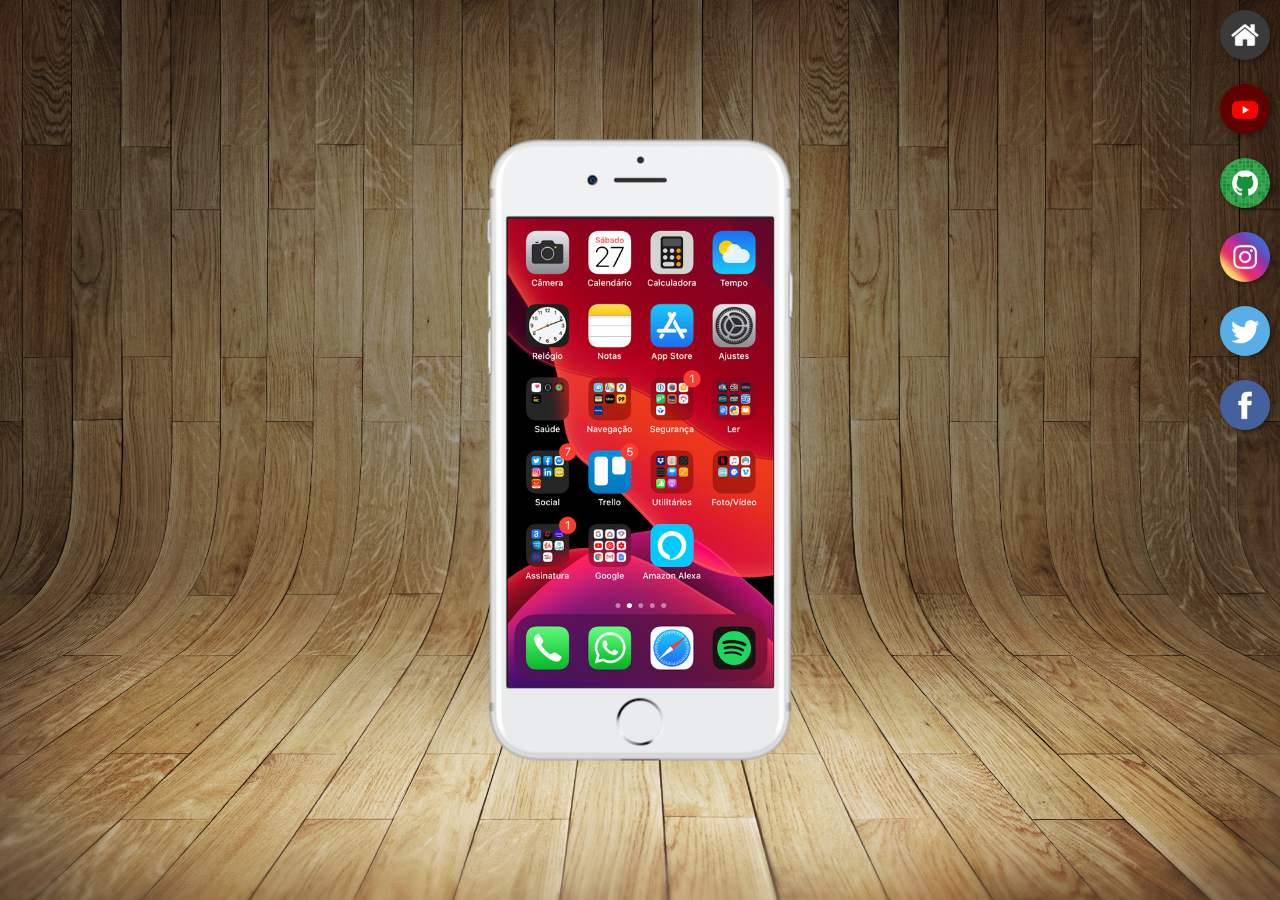
<file: index.html>
<!DOCTYPE html>
<html lang="pt-br">
<head>
    <meta charset="UTF-8">
    <meta name="viewport" content="width=device-width, initial-scale=1.0">
    <link rel="shortcut icon" href="favicon.ico" type="image/x-icon">
    <link rel="stylesheet" href="estilos/style.css">
    <title>Projeto Redes Sociais</title>
</head>
<body>
  <main>
    <section id="telefone">
           <iframe src="home.html" name="tela" id="tela"    frameborder="0" >
             Seu navegador não é compativel com isso.
           </iframe>

    </section>
     <section id="redes-sociais">
        <a href="#" target="tela"><img src="imagens/logo-home.jpg" alt="Home"></a><br>
        <a href="youtube.html" target="tela"><img src="imagens/logo-youtube.jpg" alt="YouTube"></a><br>
        <a href="github.html" target="tela"><img src="imagens/logo-github.jpg" alt="GitHub"></a><br>
        <a href="instagram.html" target="tela"><img src="imagens/logo-instagram.jpg" alt="Instagam"></a><br>
        <a href="twitter.html" target="tela"><img src="imagens/logo-twitter.jpg" alt="Twitter"></a><br>
        <a href="facebook.html" target="tela"><img src="imagens/logo-facebook.jpg" alt="Facebook"></a>
     </section>
  </main>  
</body>
</html>
</file>
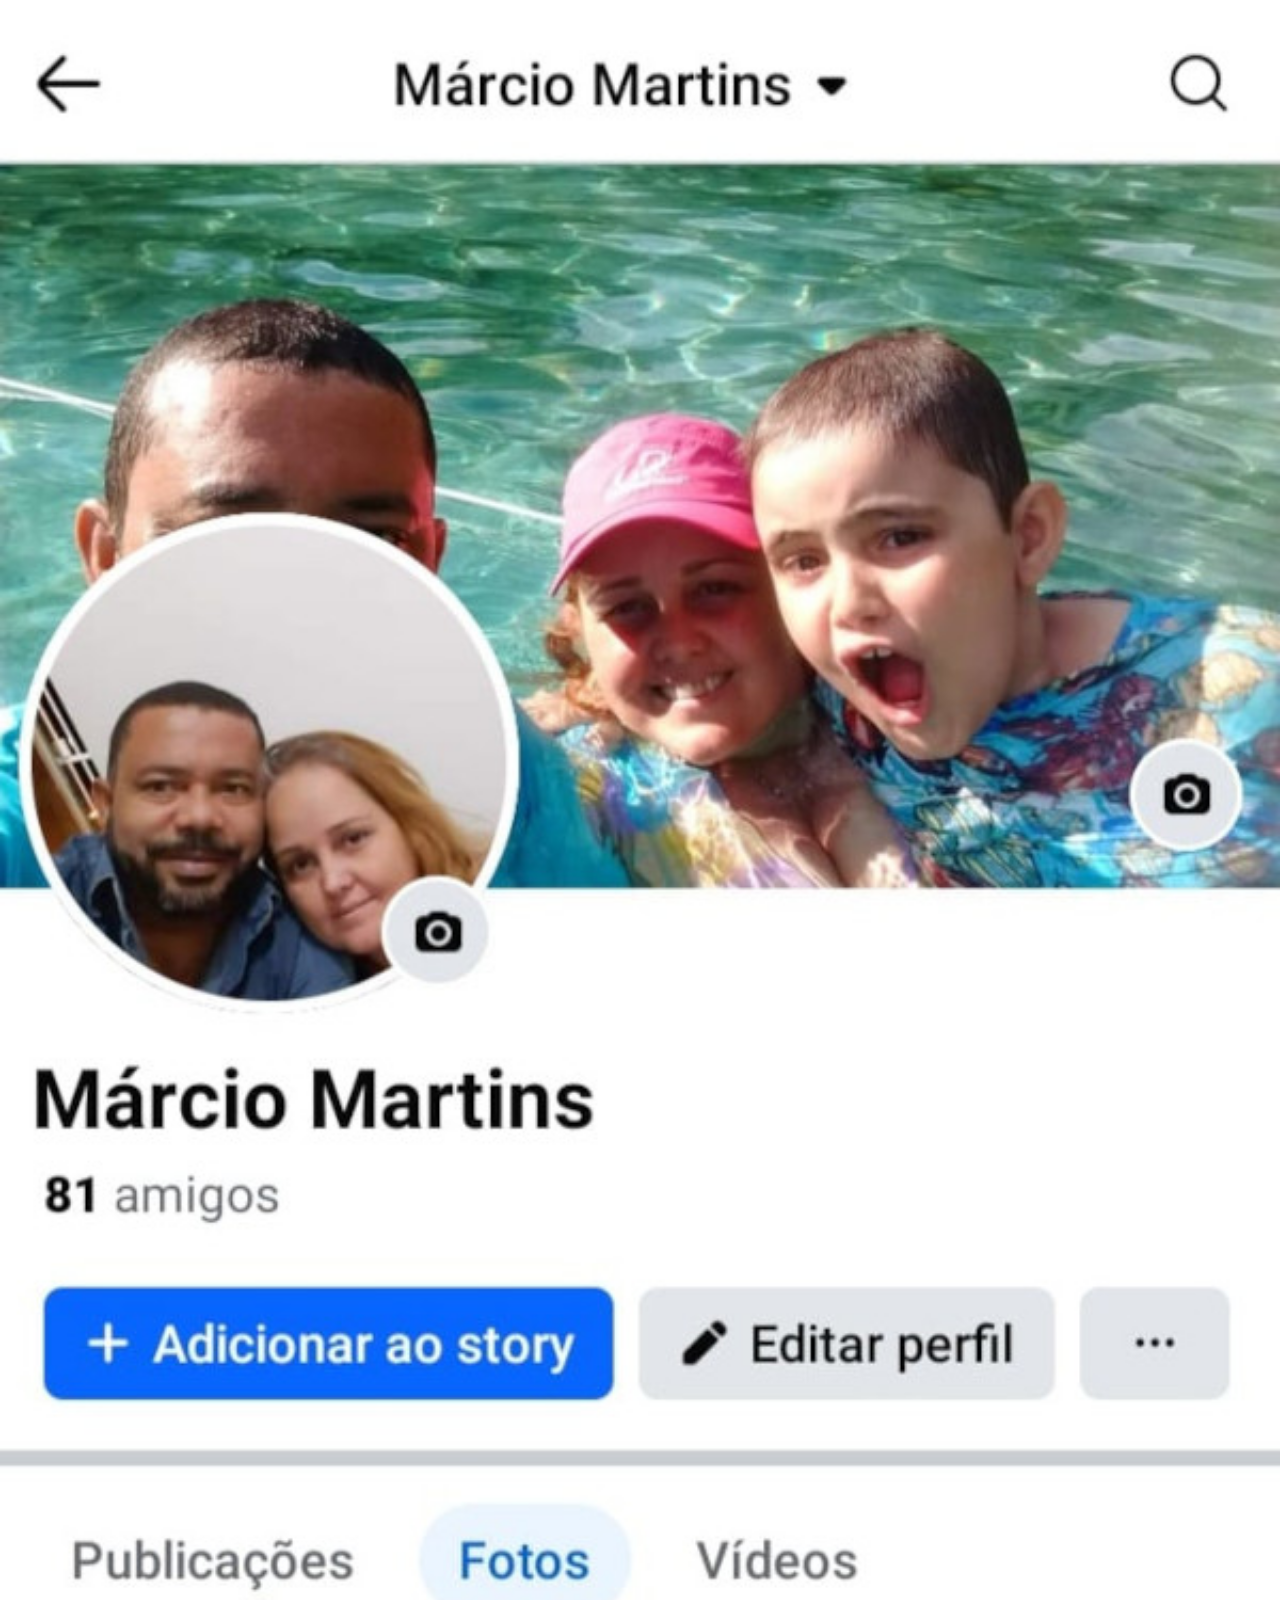
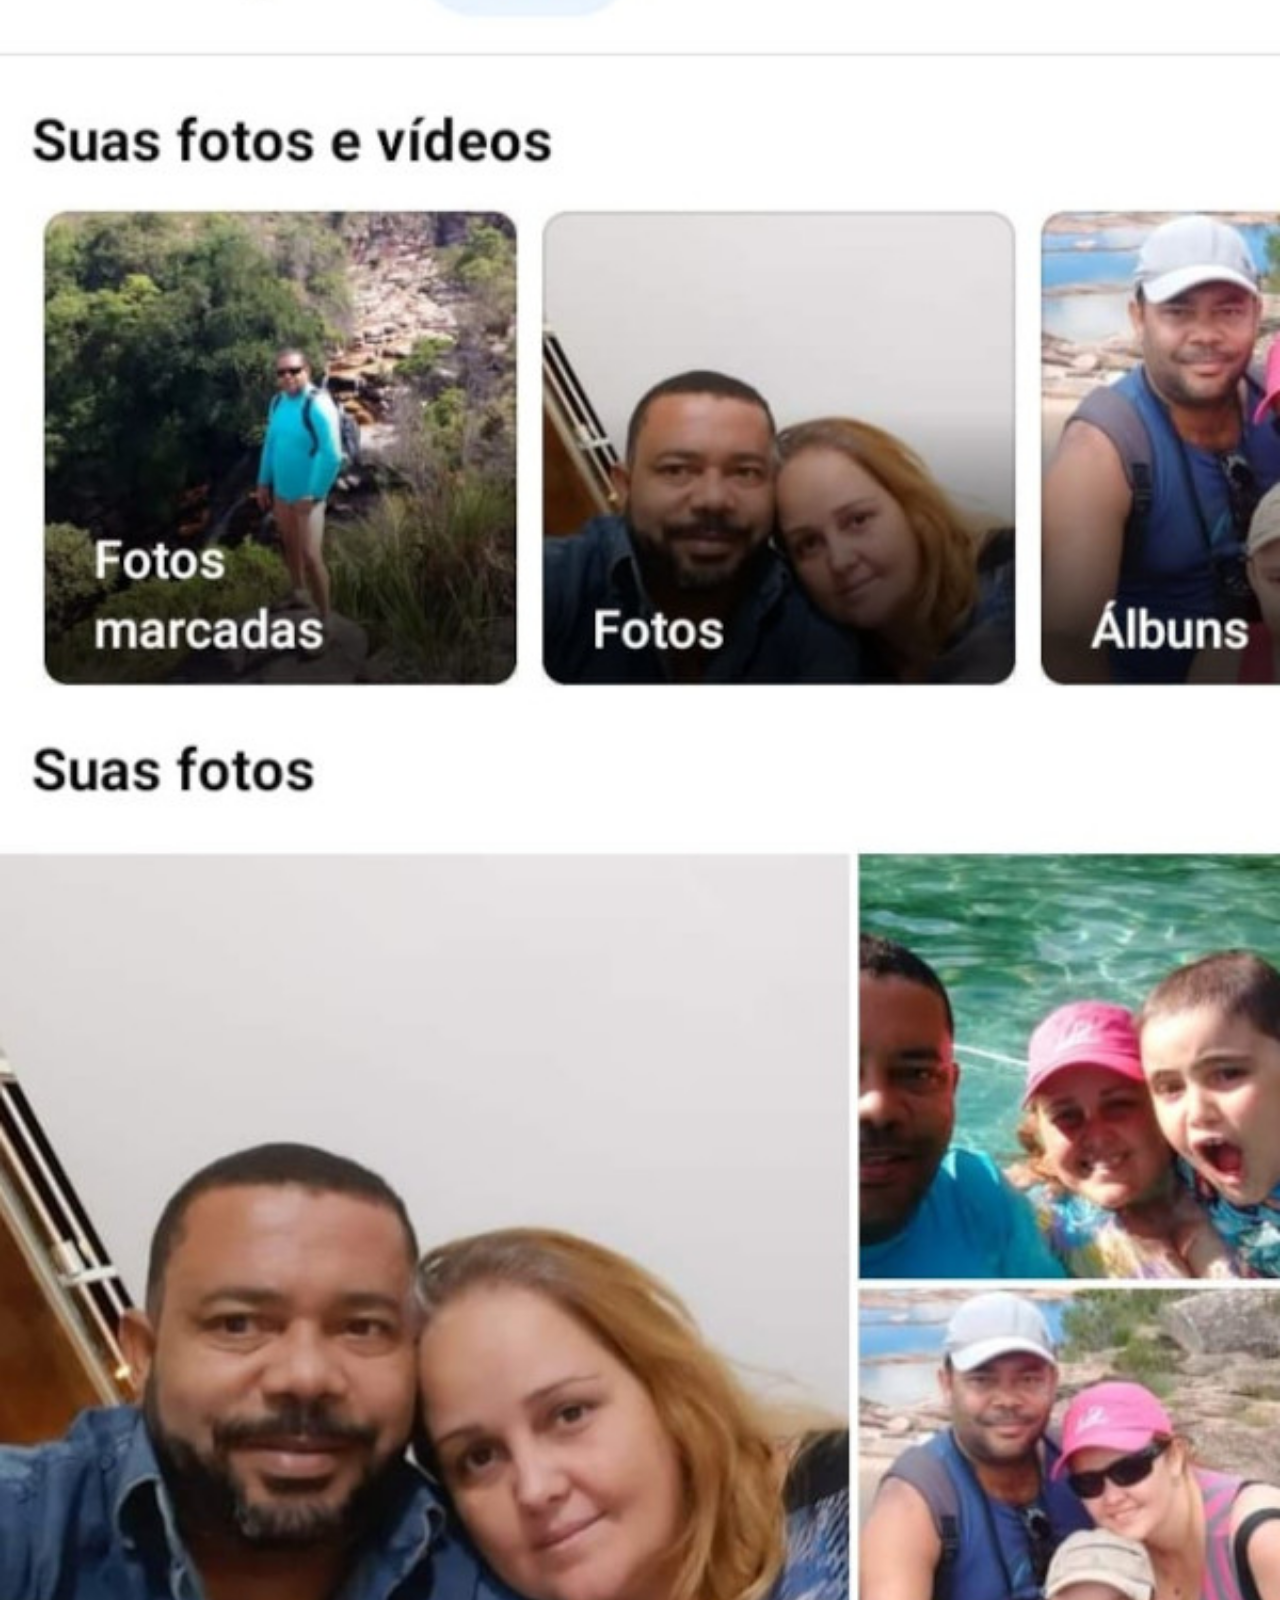
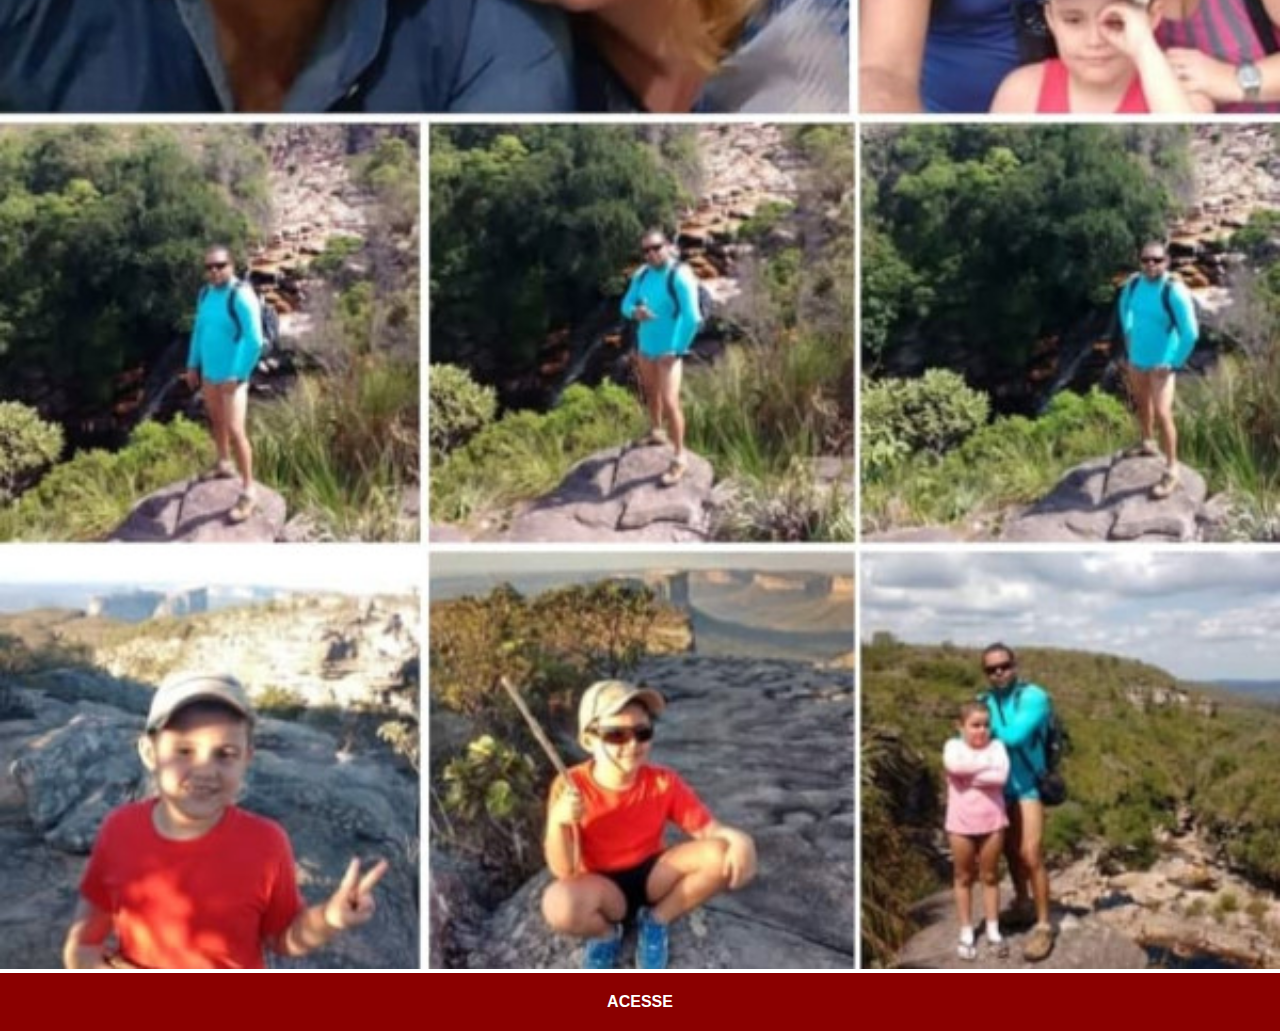
<file: facebook.html>
<!DOCTYPE html>
<html lang="pt-br">
<head>
    <meta charset="UTF-8">
    <meta name="viewport" content="width=device-width, initial-scale=1.0">
    <title>Facebook</title>
    <link rel="stylesheet" href="estilo/social.css">
</head>
<body>
    <img src="imagens/tela-facebook.jpg" alt="Facebook">
    <a href="https://www.facebook.com/marcio.martins.5070" target="_blank">ACESSE</a>
    
</body>
</html>
</file>
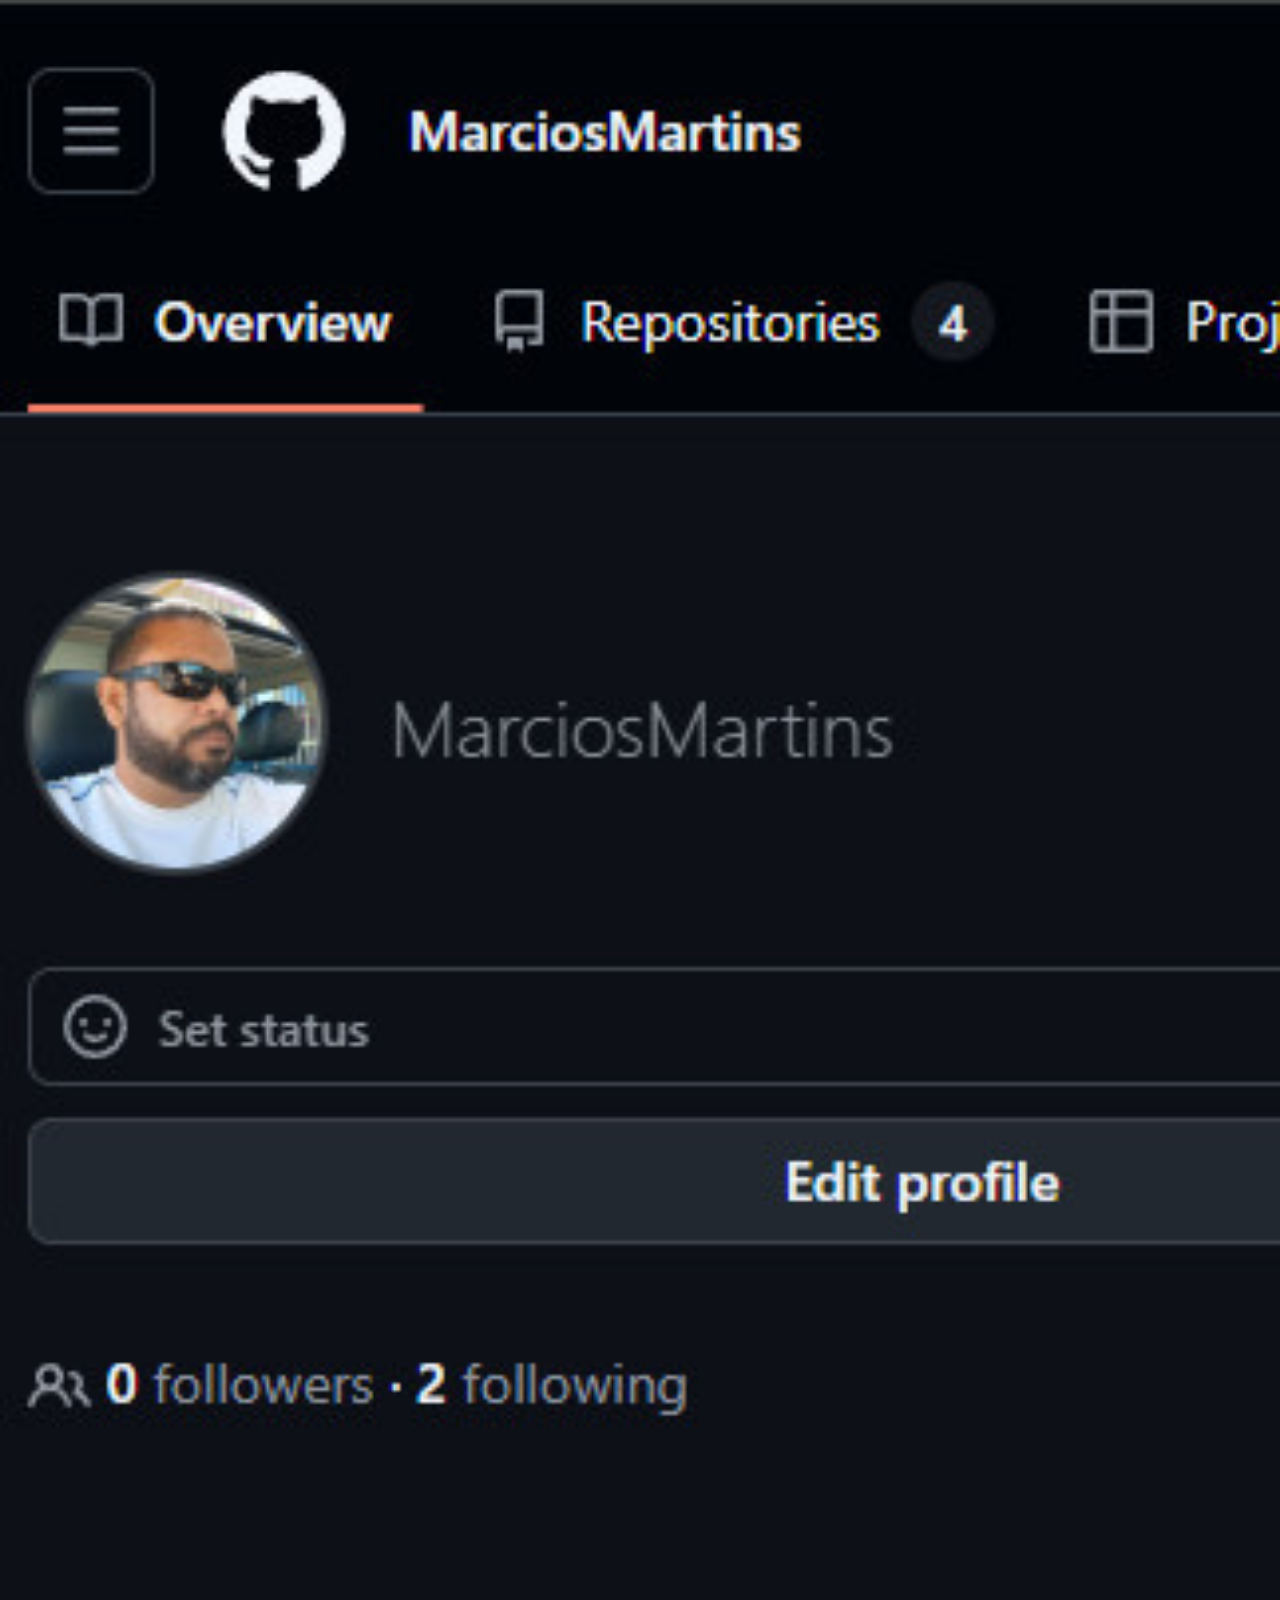
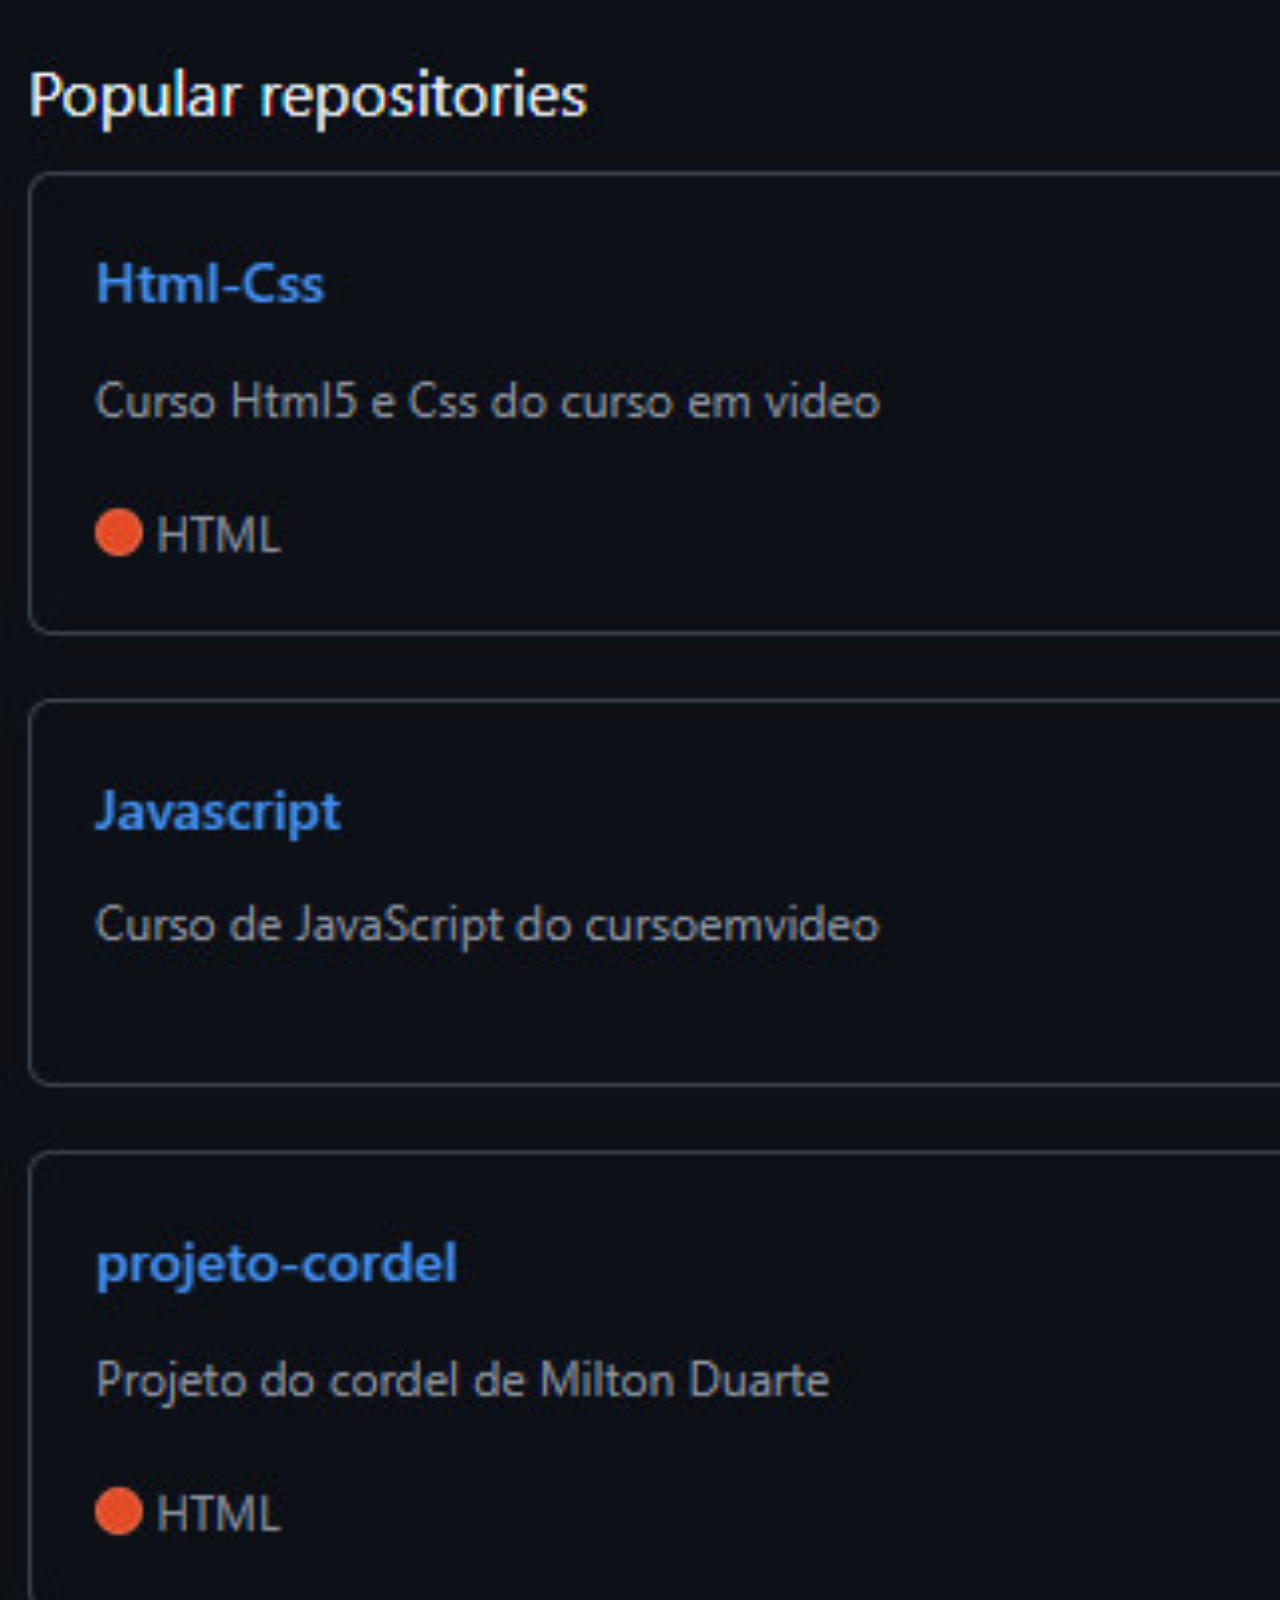
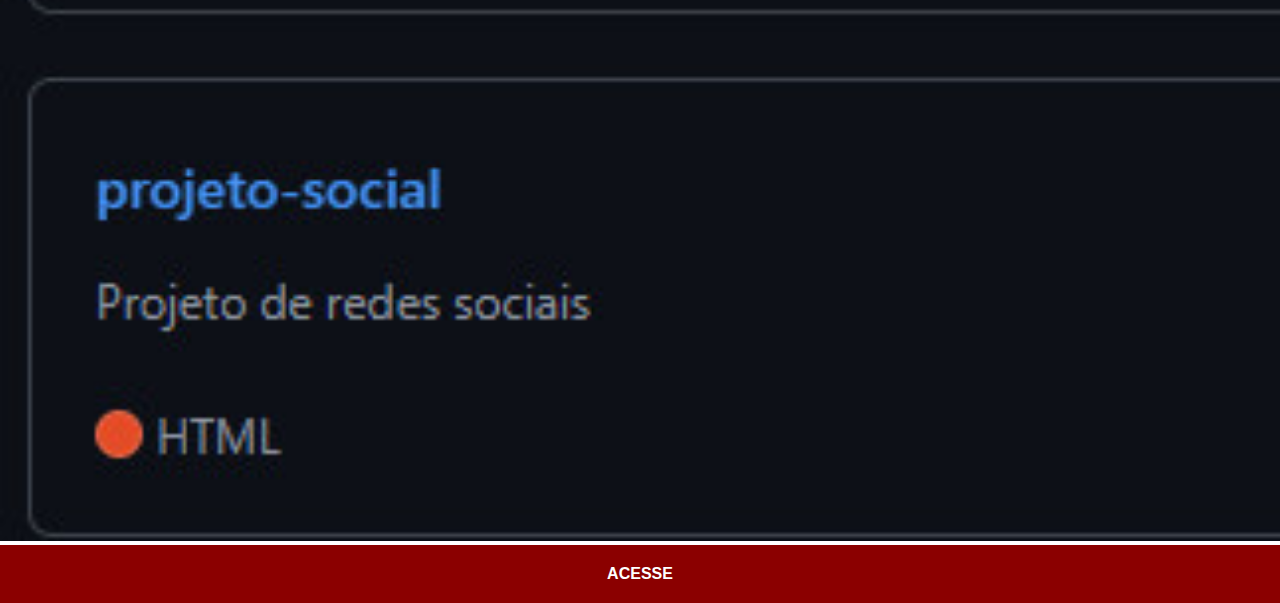
<file: github.html>
<!DOCTYPE html>
<html lang="pt-br">
<head>
    <meta charset="UTF-8">
    <meta name="viewport" content="width=device-width, initial-scale=1.0">
    <title>GitHub</title>
    <link rel="stylesheet" href="estilo/social.css">
</head>
<body>
    <img src="imagens/tela-github.jpg" alt="GitHub">
    <a href="https://github.com/MarciosMartins" target="_blank">ACESSE</a>
</body>
</html>
</file>
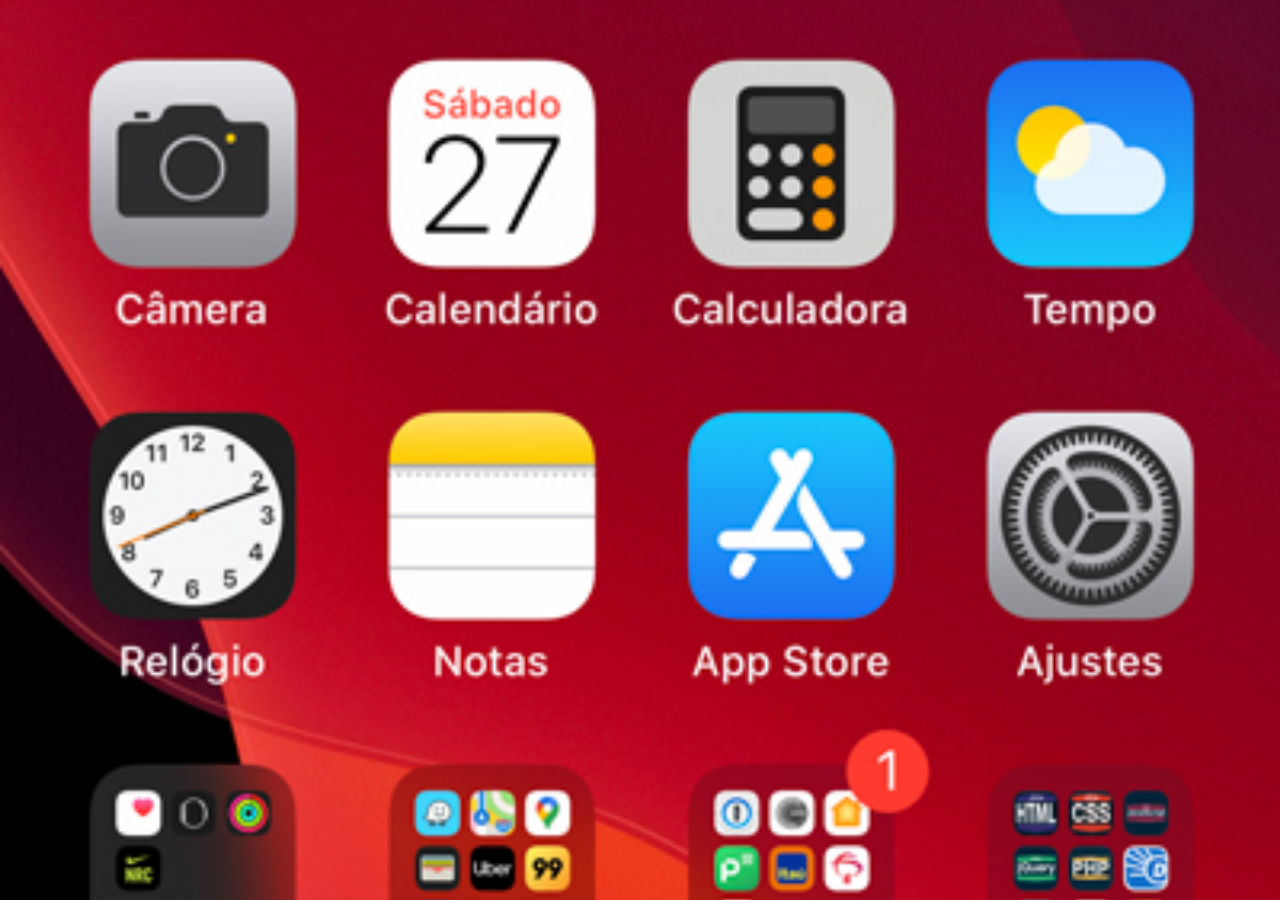
<file: home.html>
<!DOCTYPE html>
<html lang="pt-br">
<head>
    <meta charset="UTF-8">
    <meta name="viewport" content="width=device-width, initial-scale=1.0">
    <title>Home</title>

</head>
<style>
    * {
        margin: 0px;
        padding: 0px;
    }

    body {
        width: 100vw;
        height: 100vh;
        background: black url('imagens/tela-home.jpg') no-repeat top center;
        background-size:cover  ;
    }
</style>
<body>
    
</body>
</html>
</file>
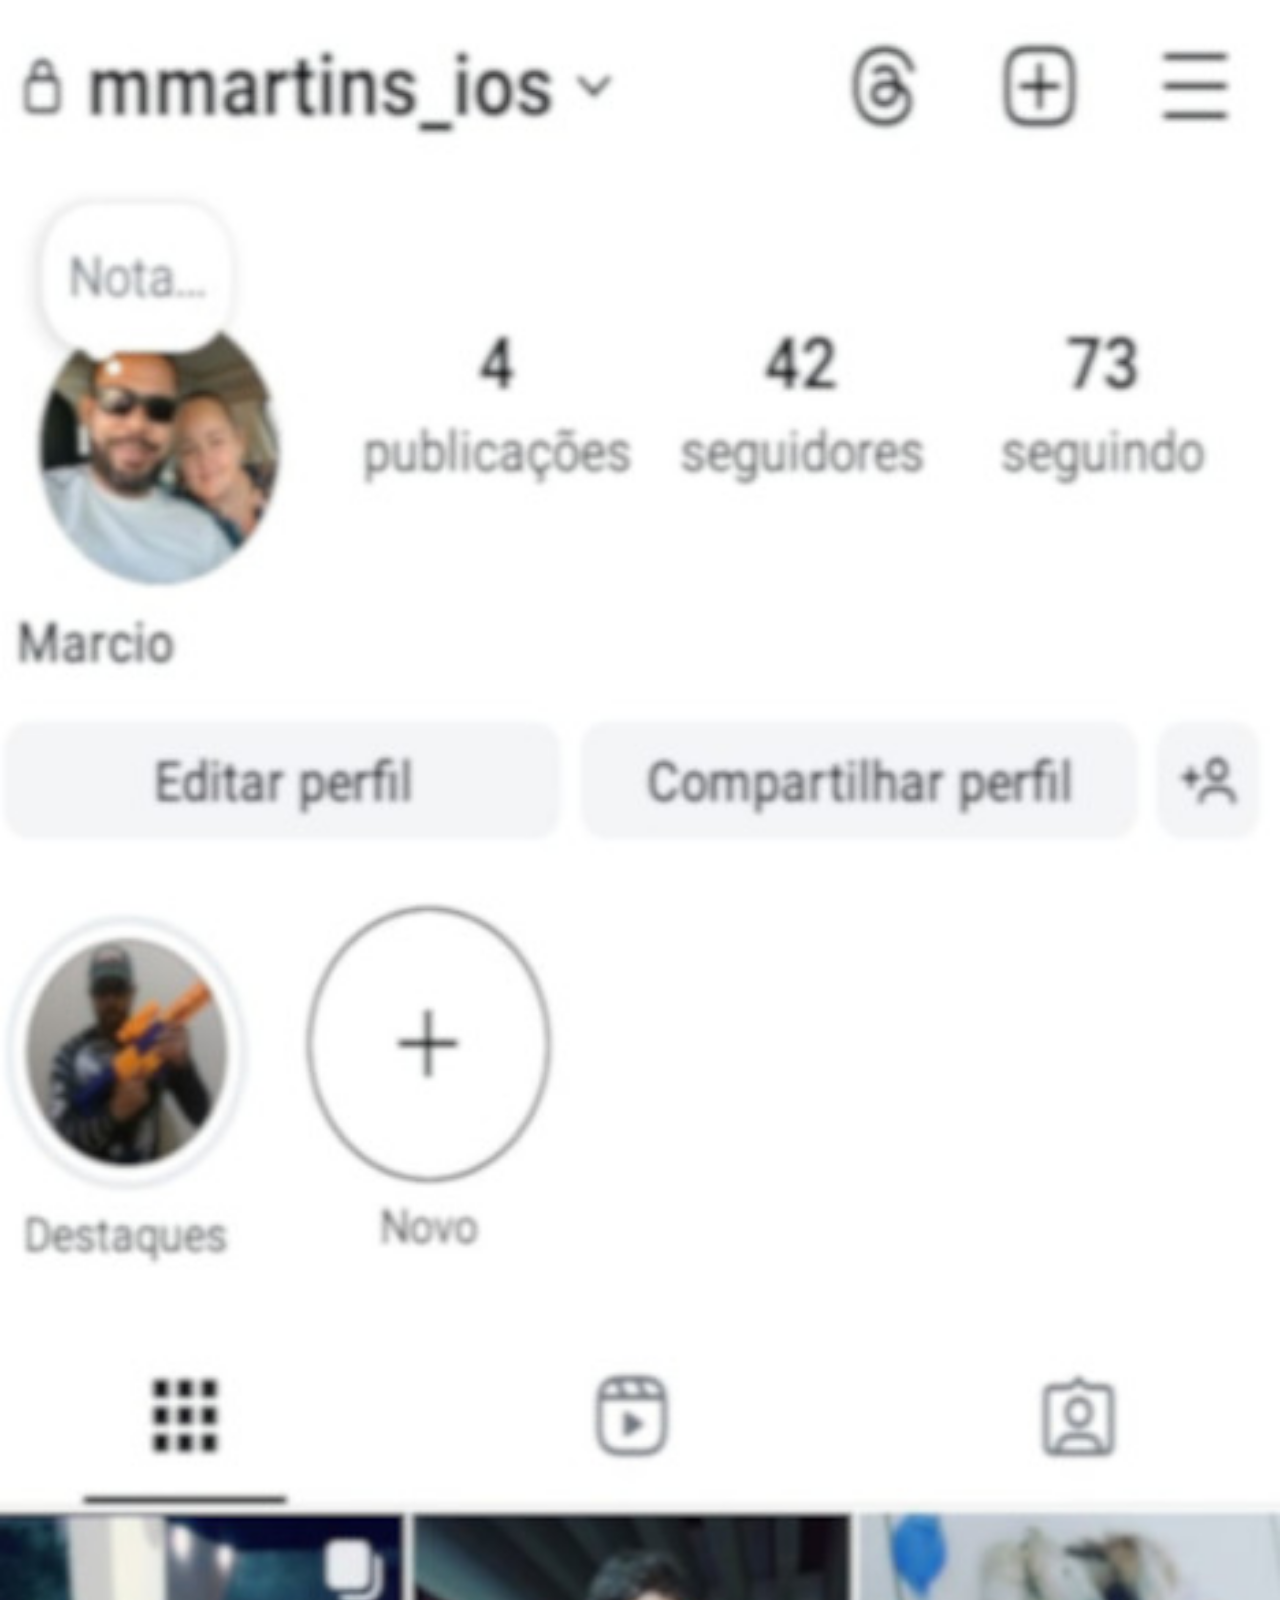
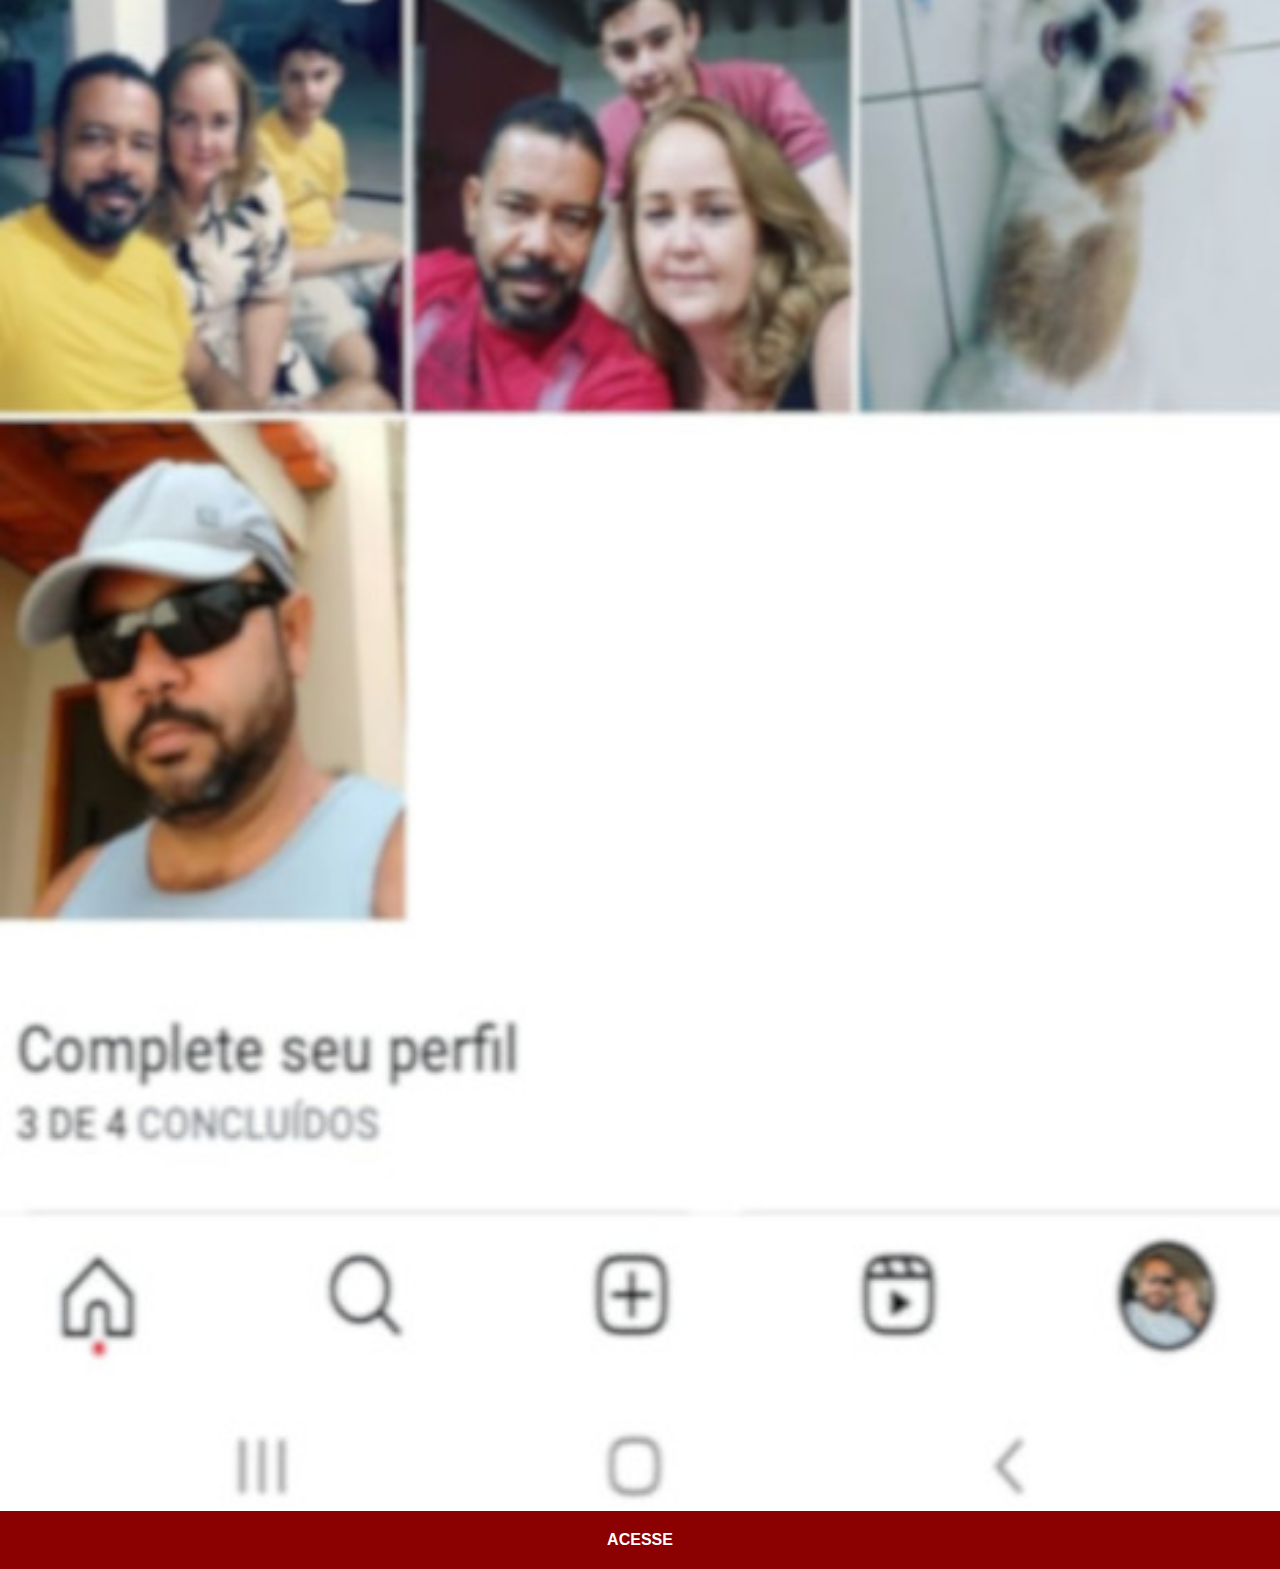
<file: instagram.html>
<!DOCTYPE html>
<html lang="pt-br">
<head>
    <meta charset="UTF-8">
    <meta name="viewport" content="width=device-width, initial-scale=1.0">
    <title>Instagram</title>
    <link rel="stylesheet" href="estilo/social.css">
</head>
<body>
    <img src="imagens/tela-instagram.jpg" alt="Instagram">
    <a href="https://www.instagram.com/mmartins_ios/" target="_blank">ACESSE</a>
    
</body>
</html>
</file>
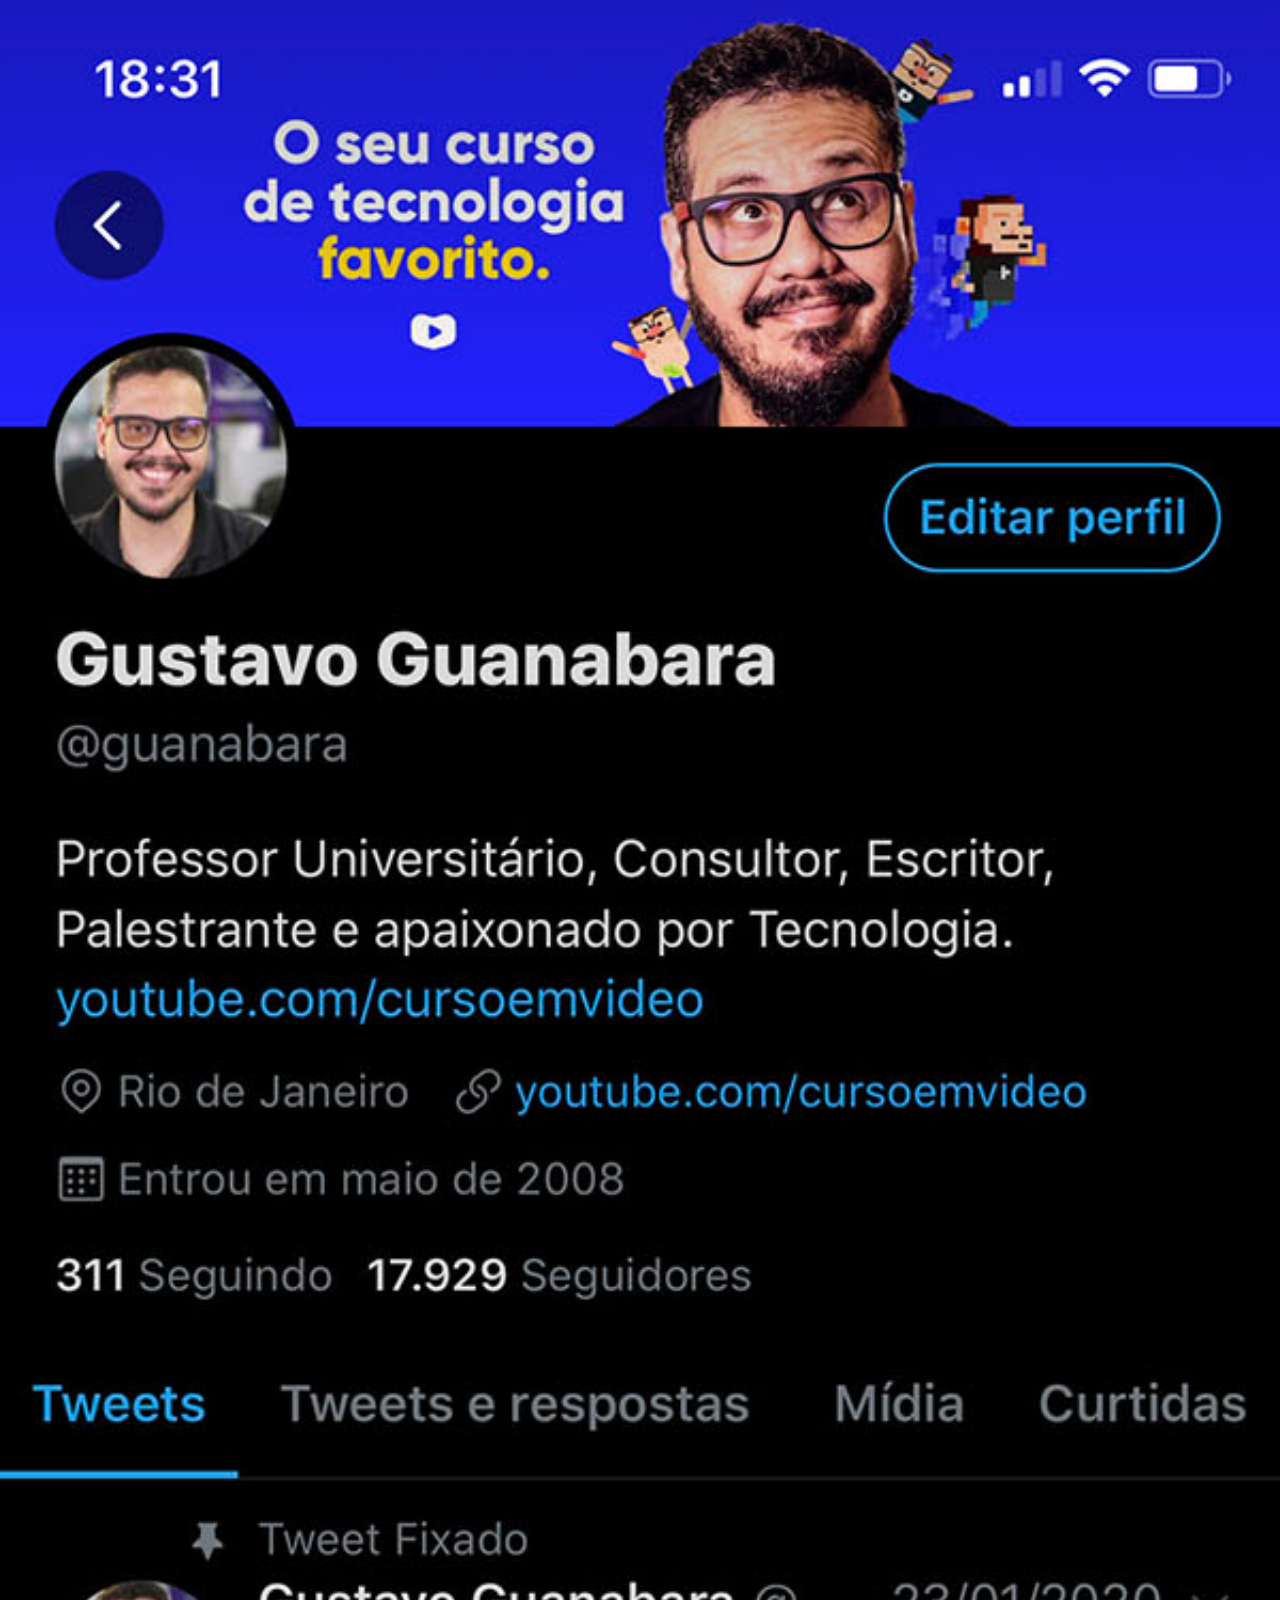
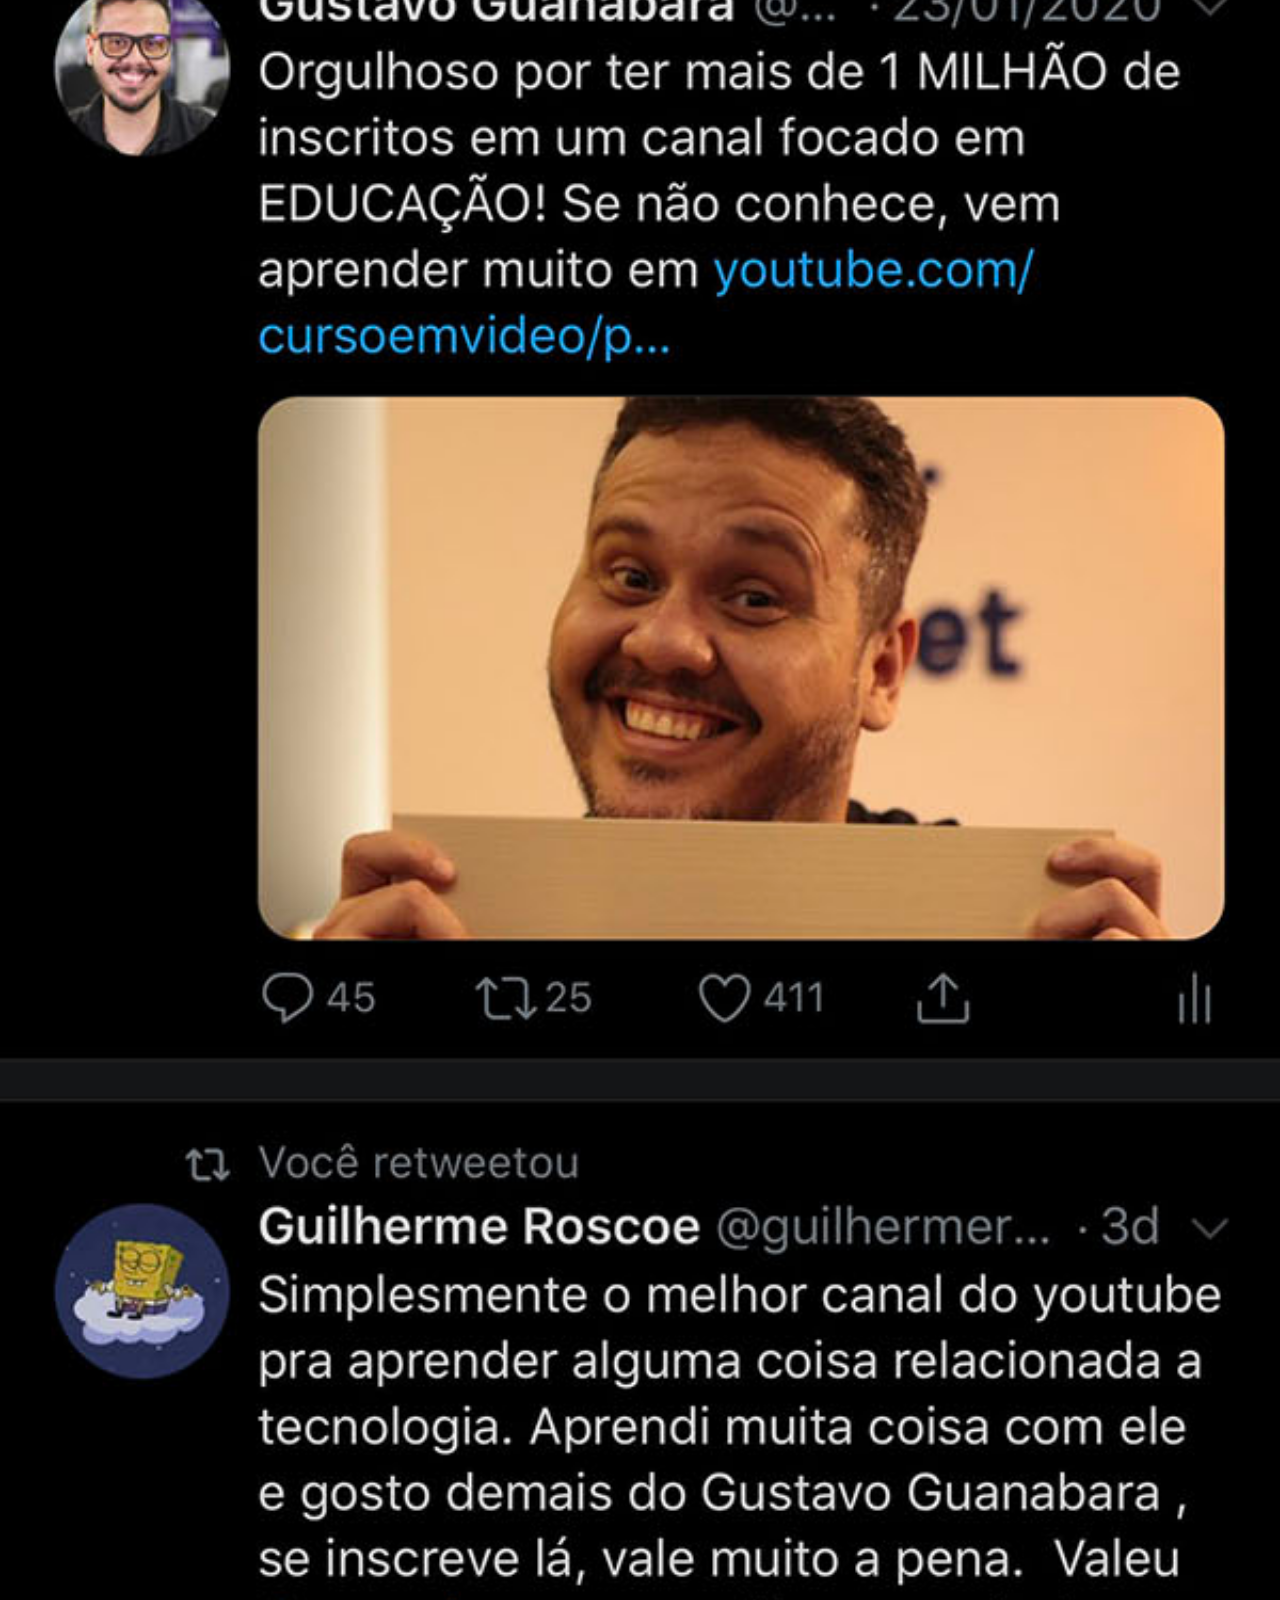
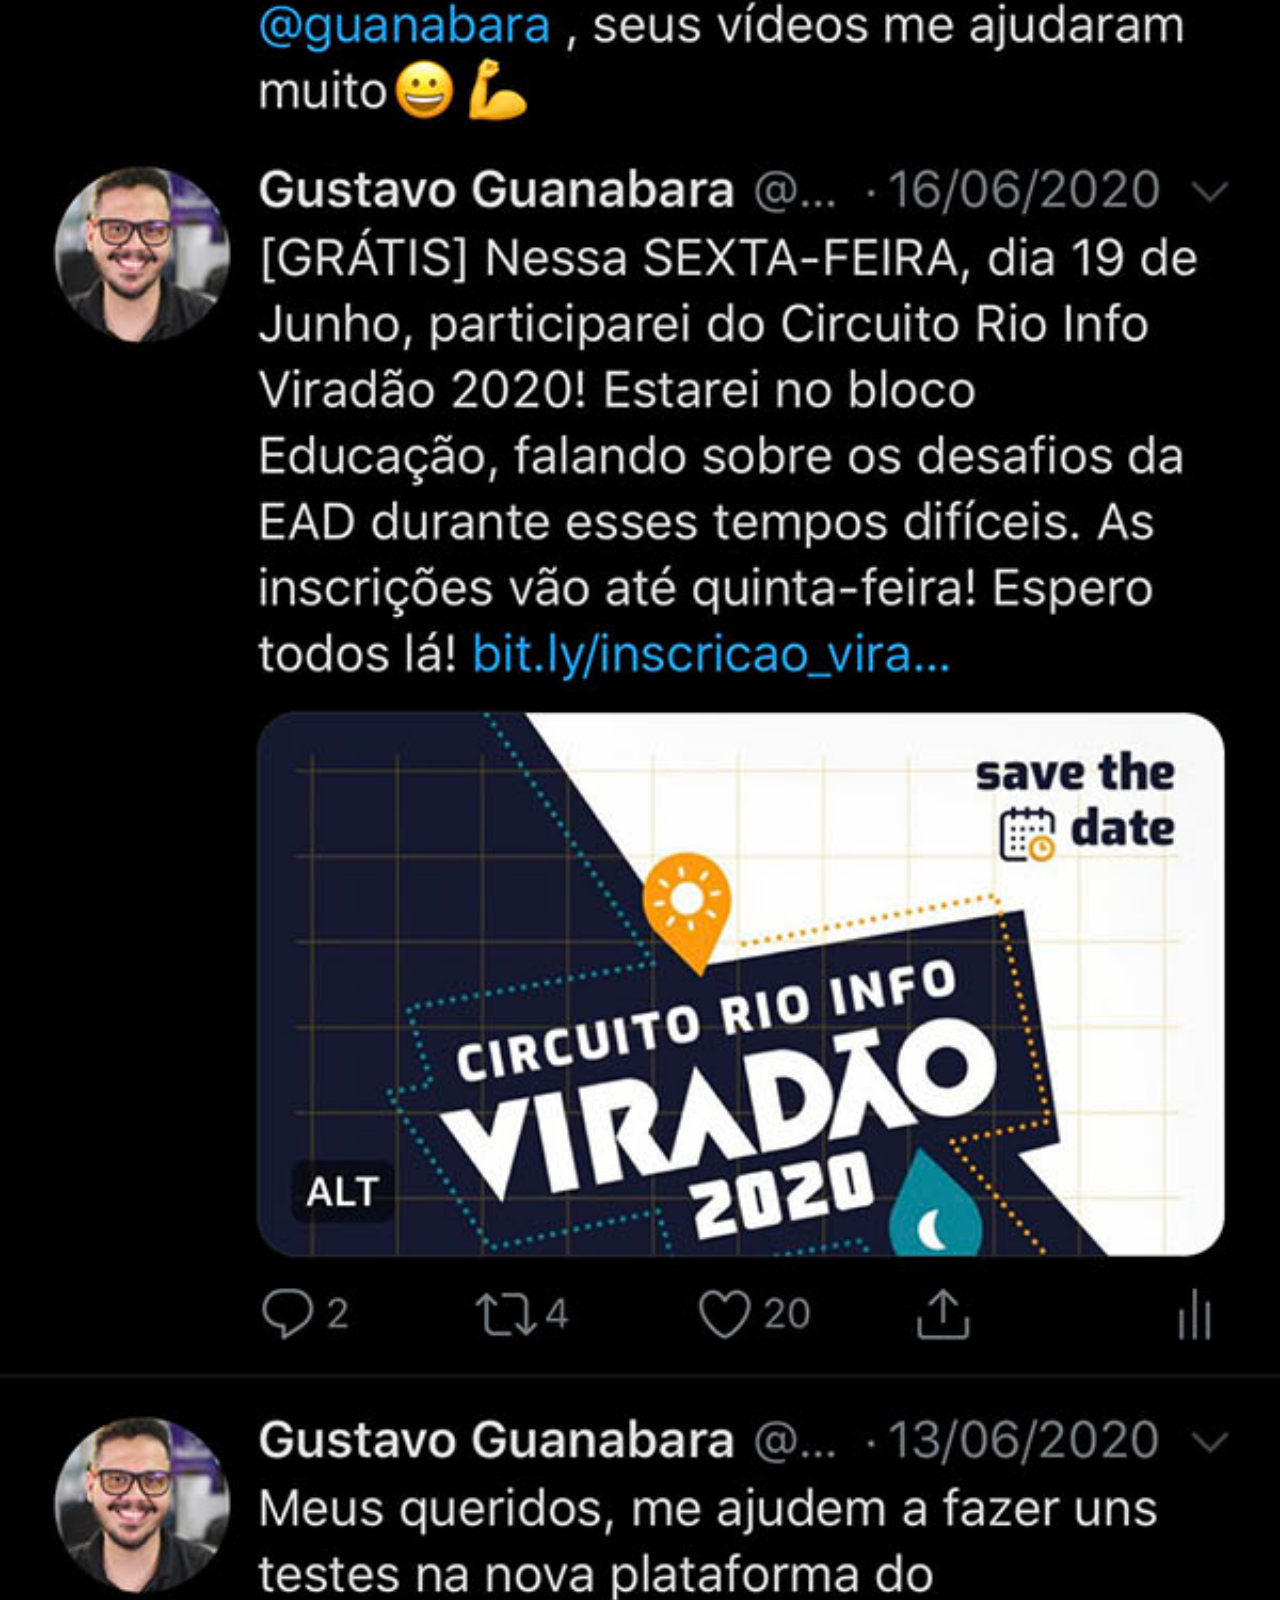
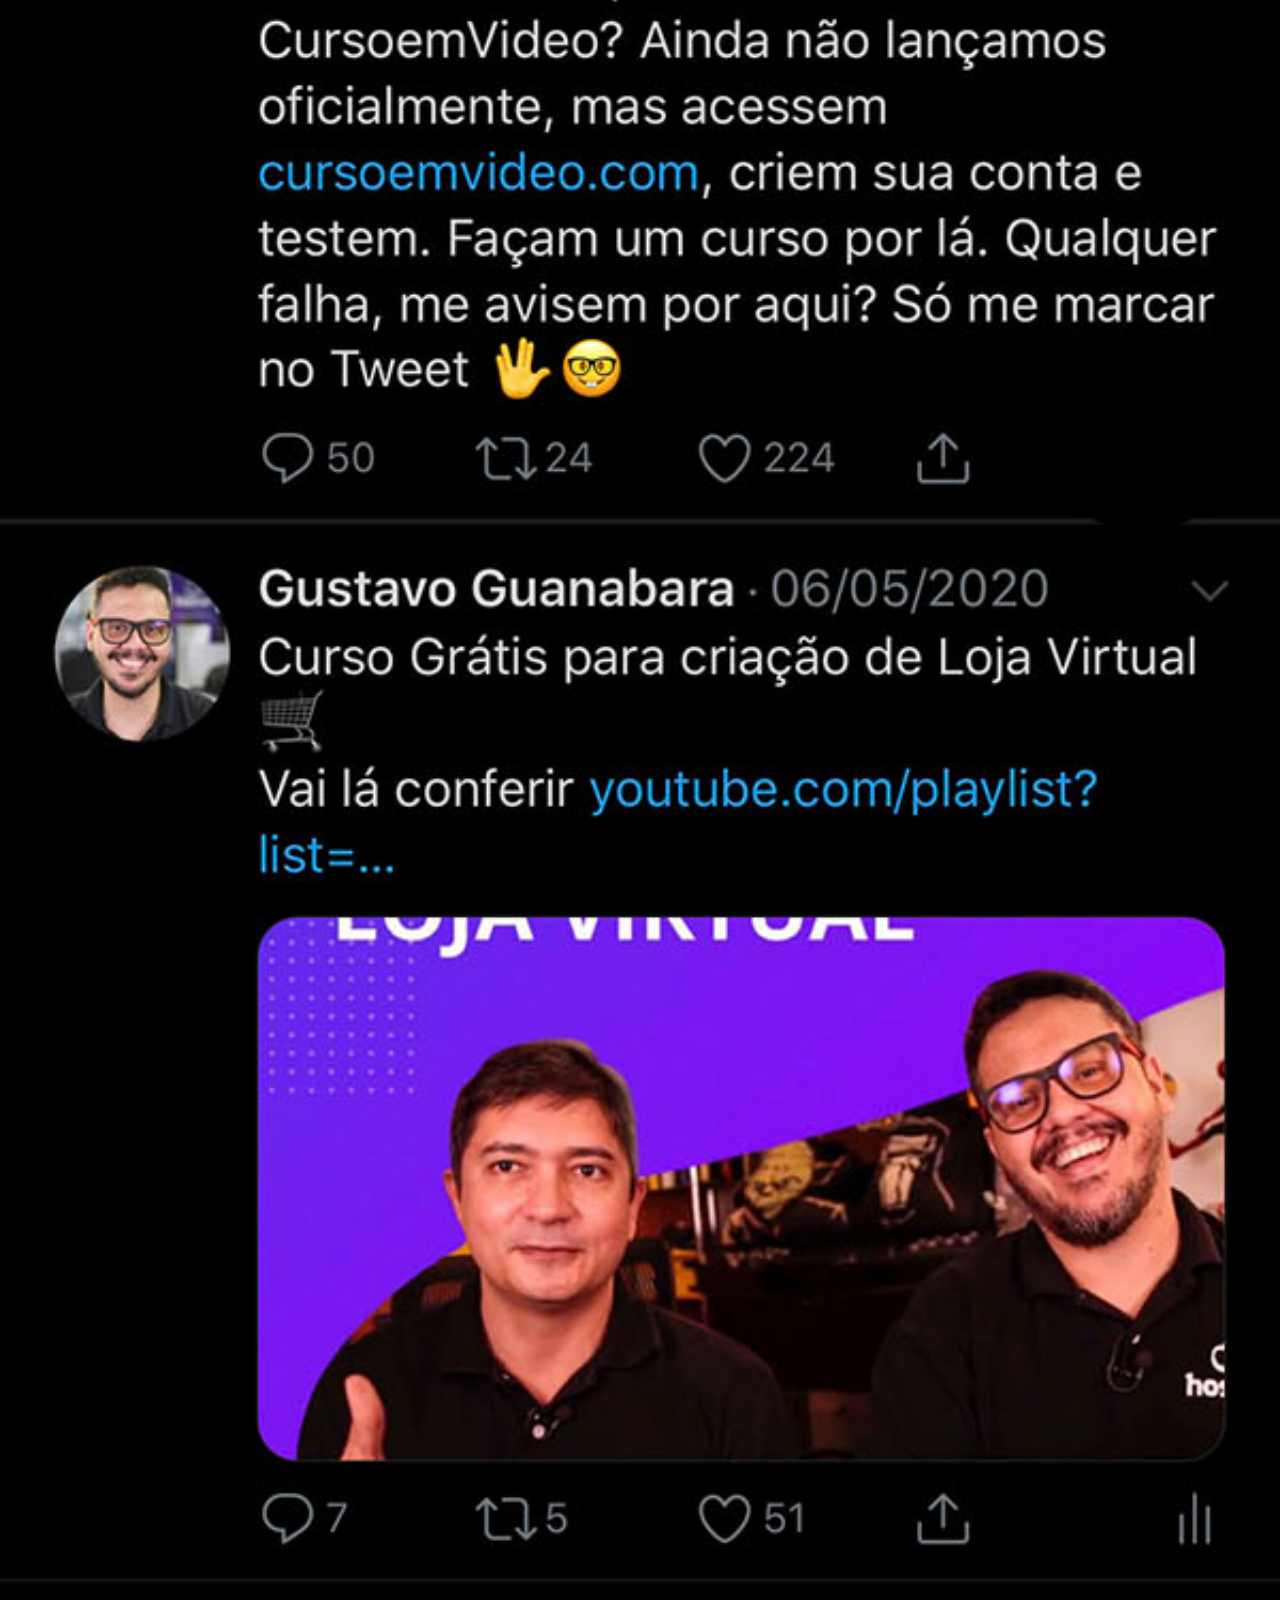
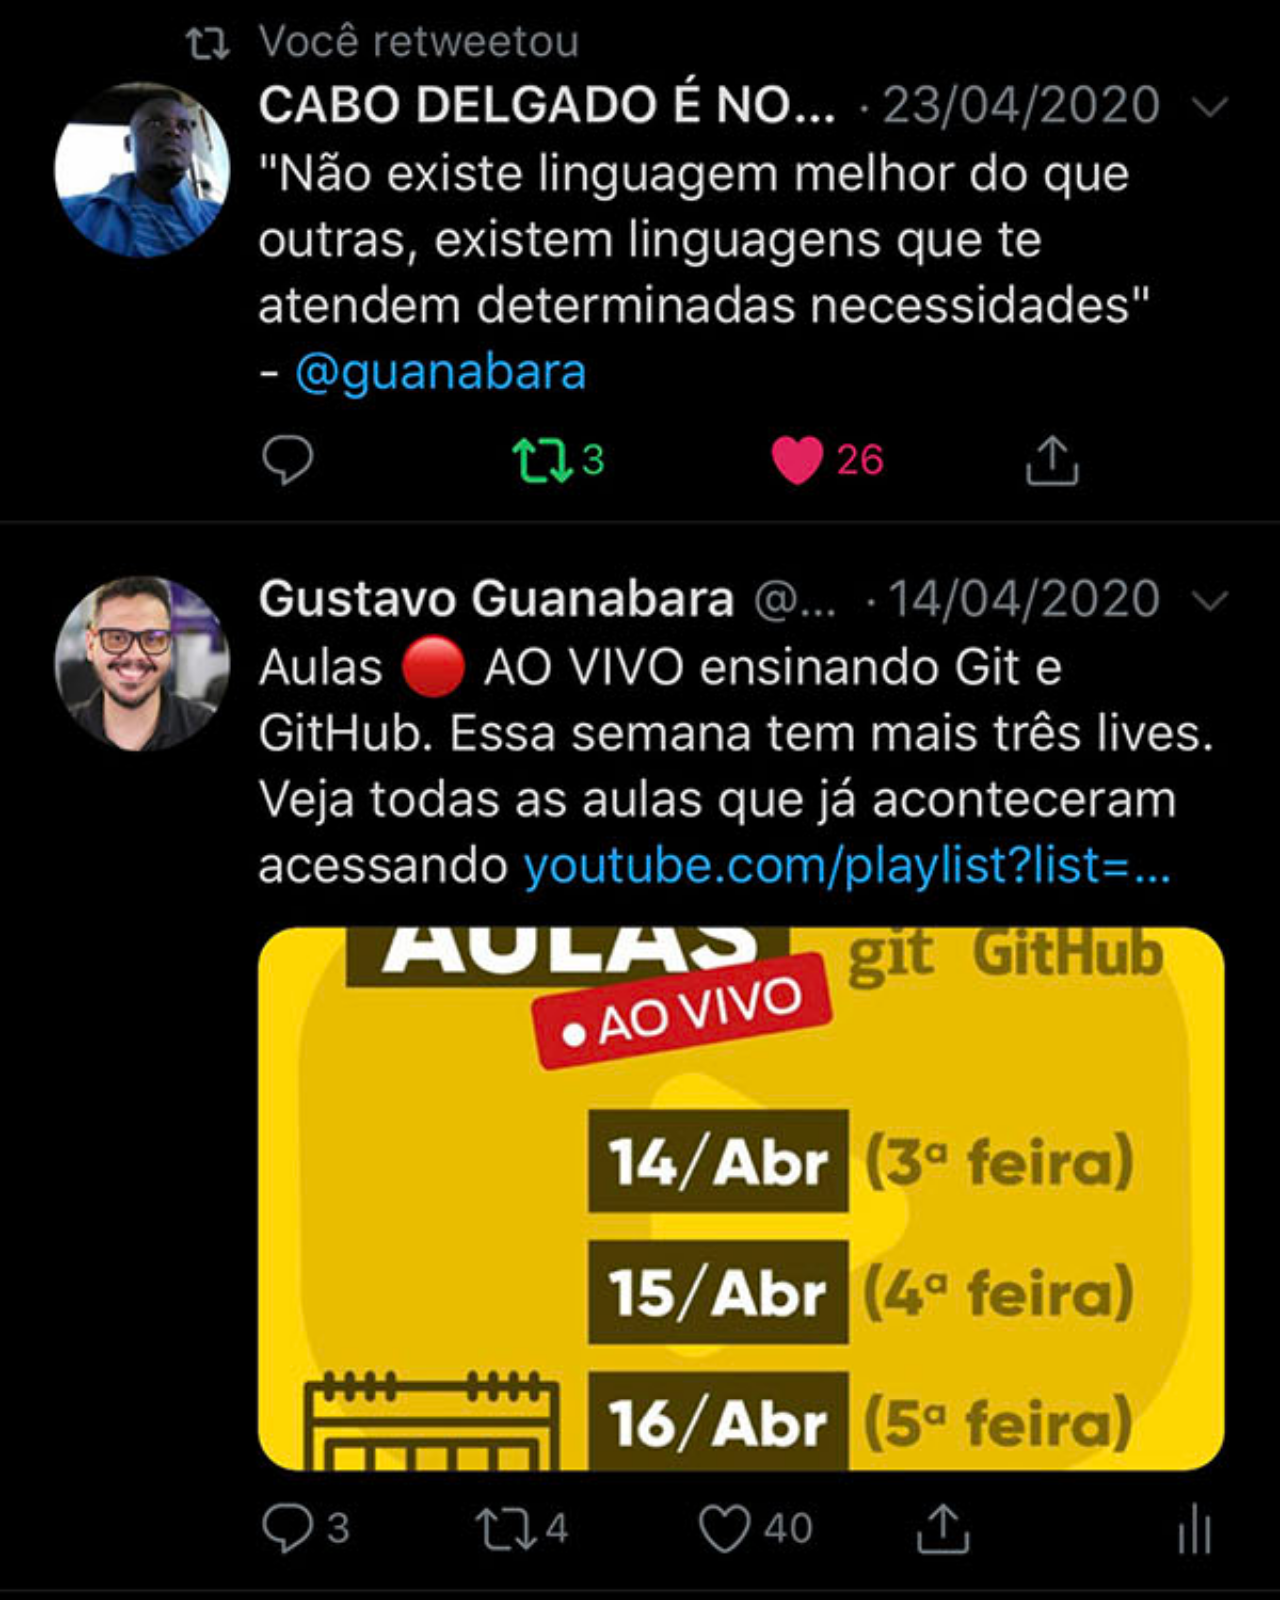
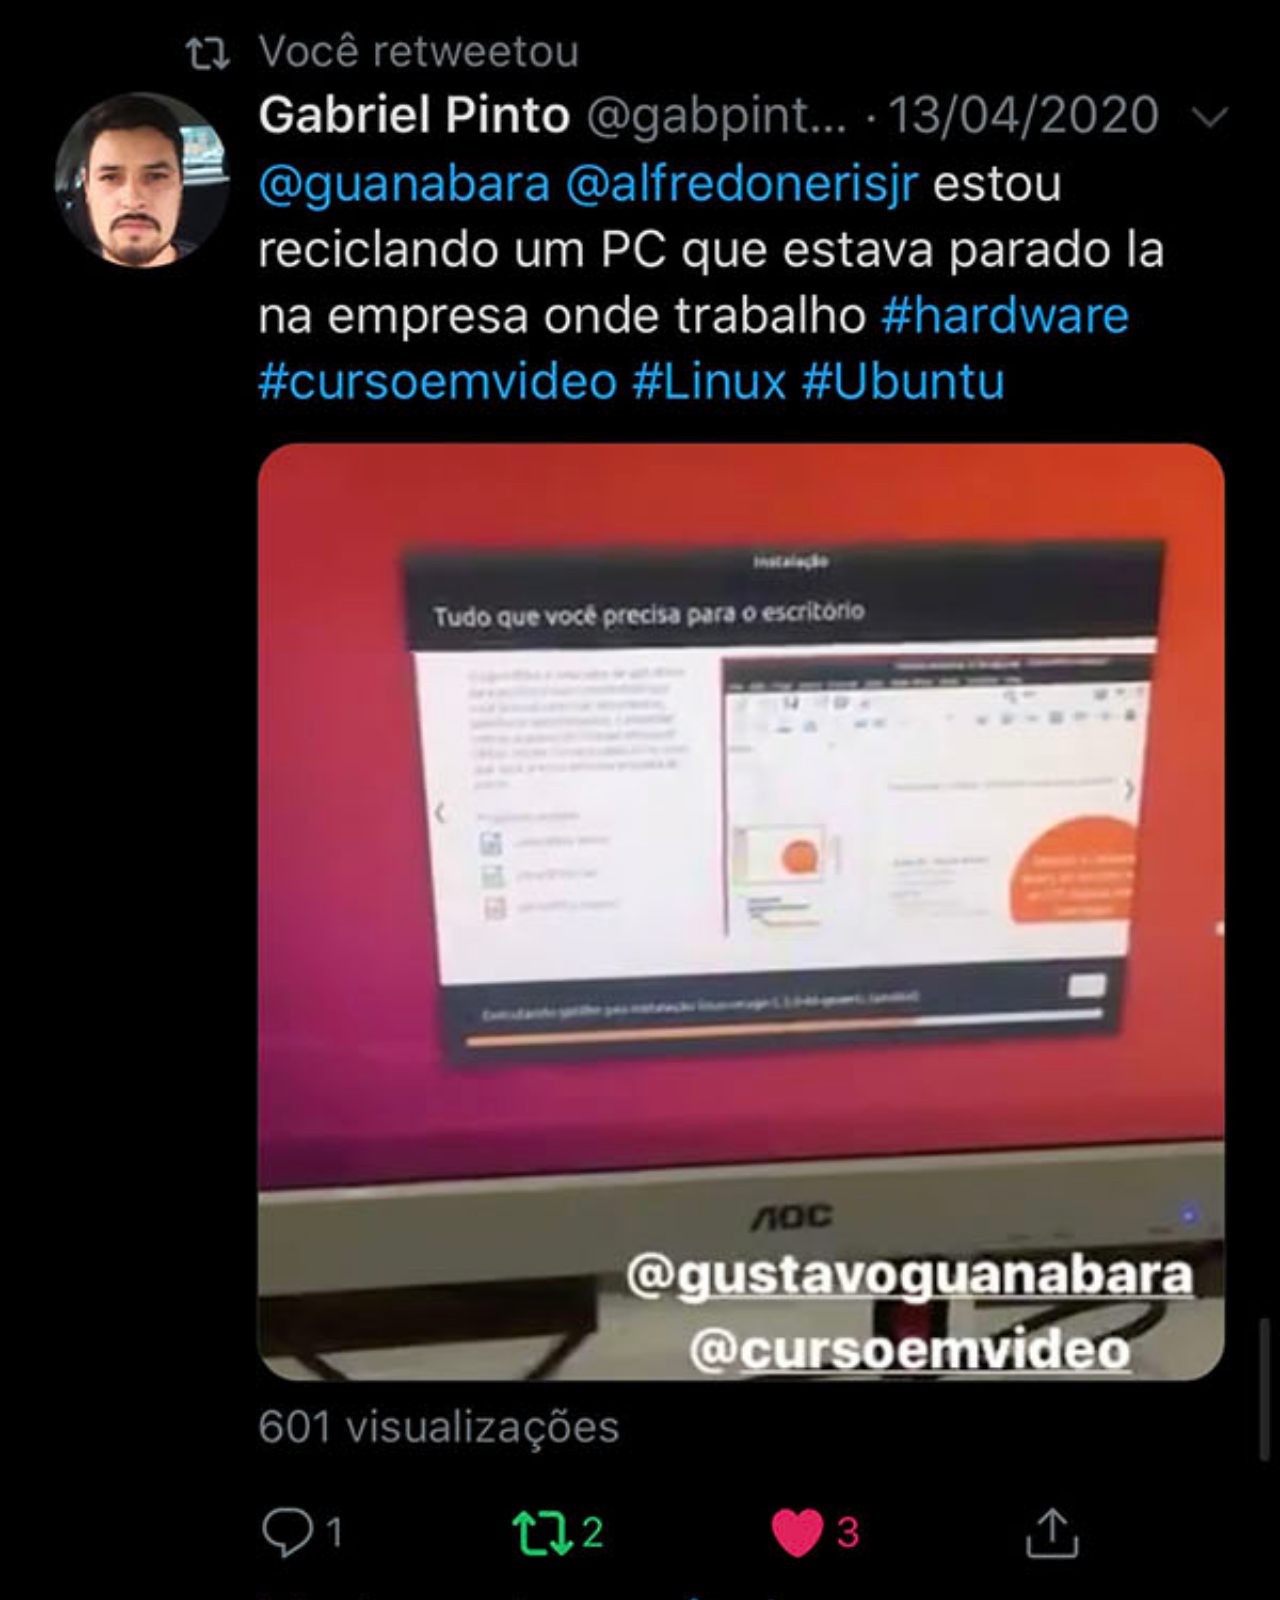
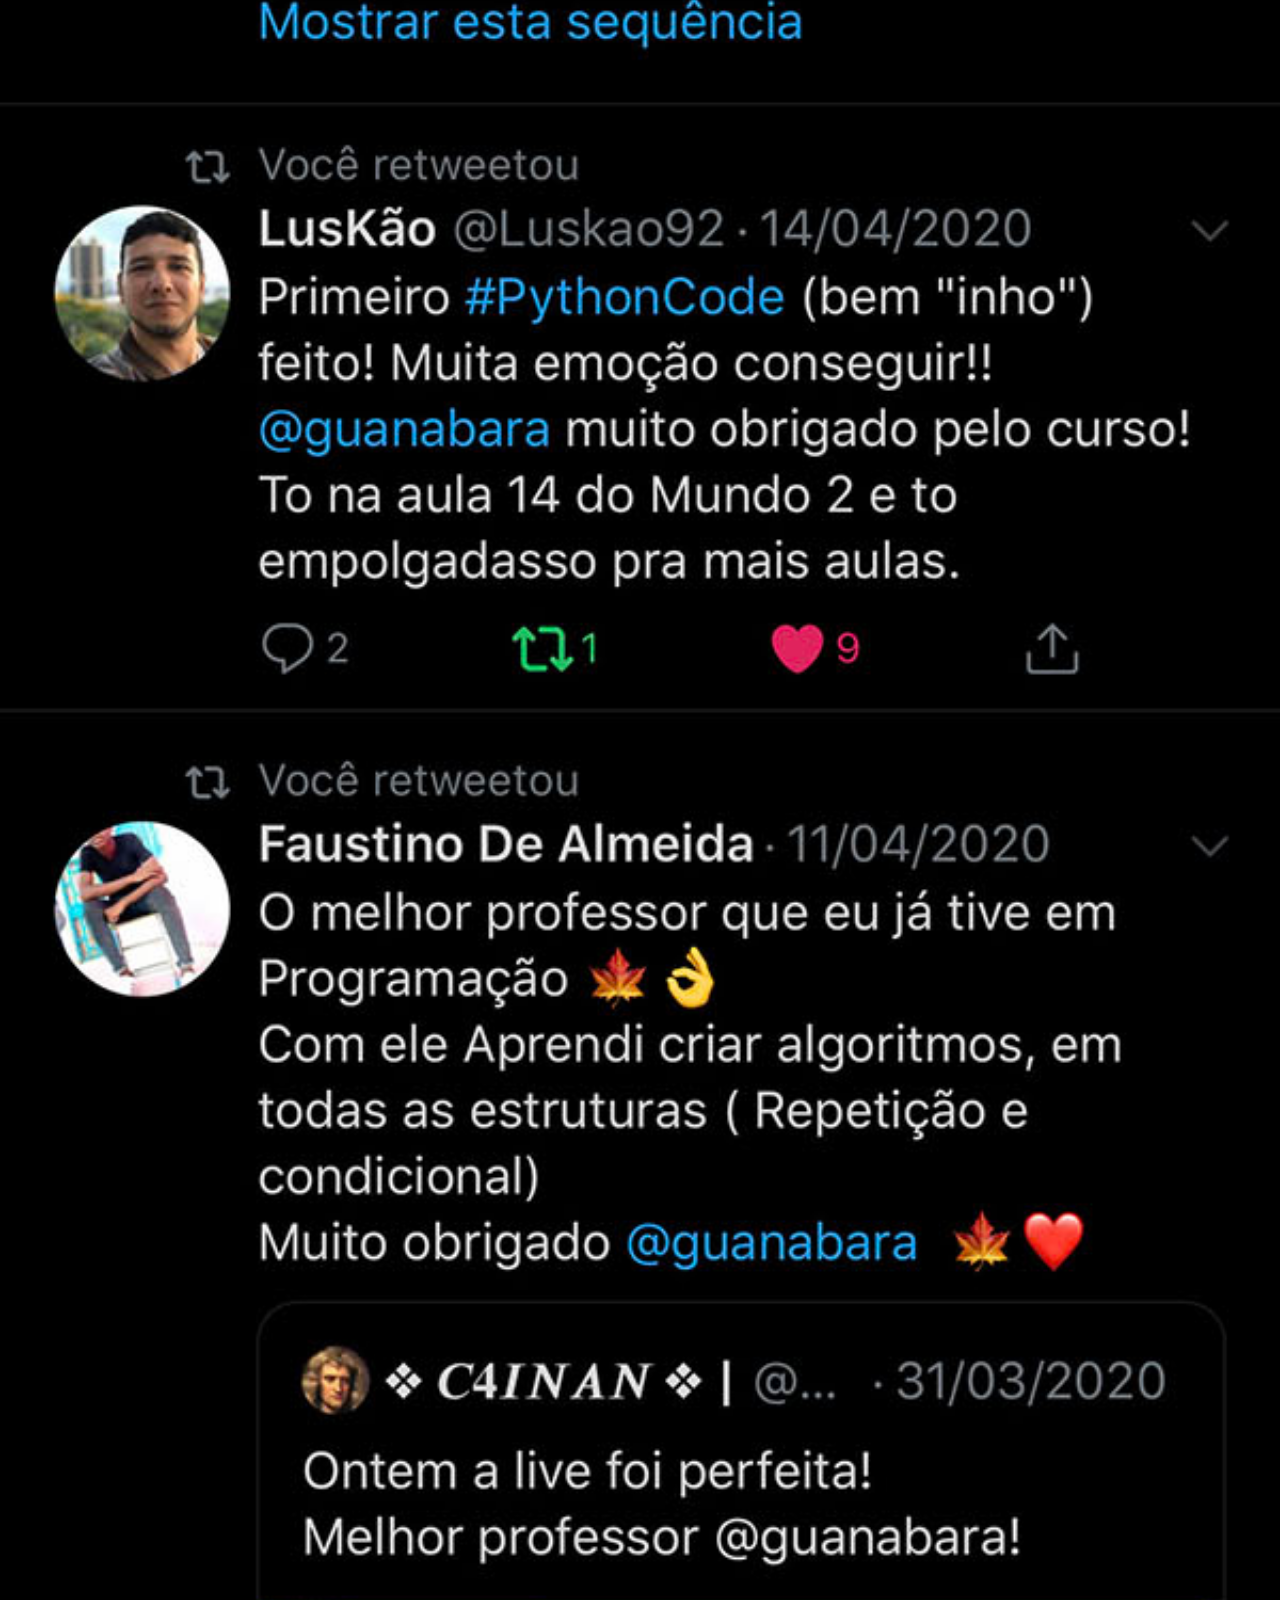
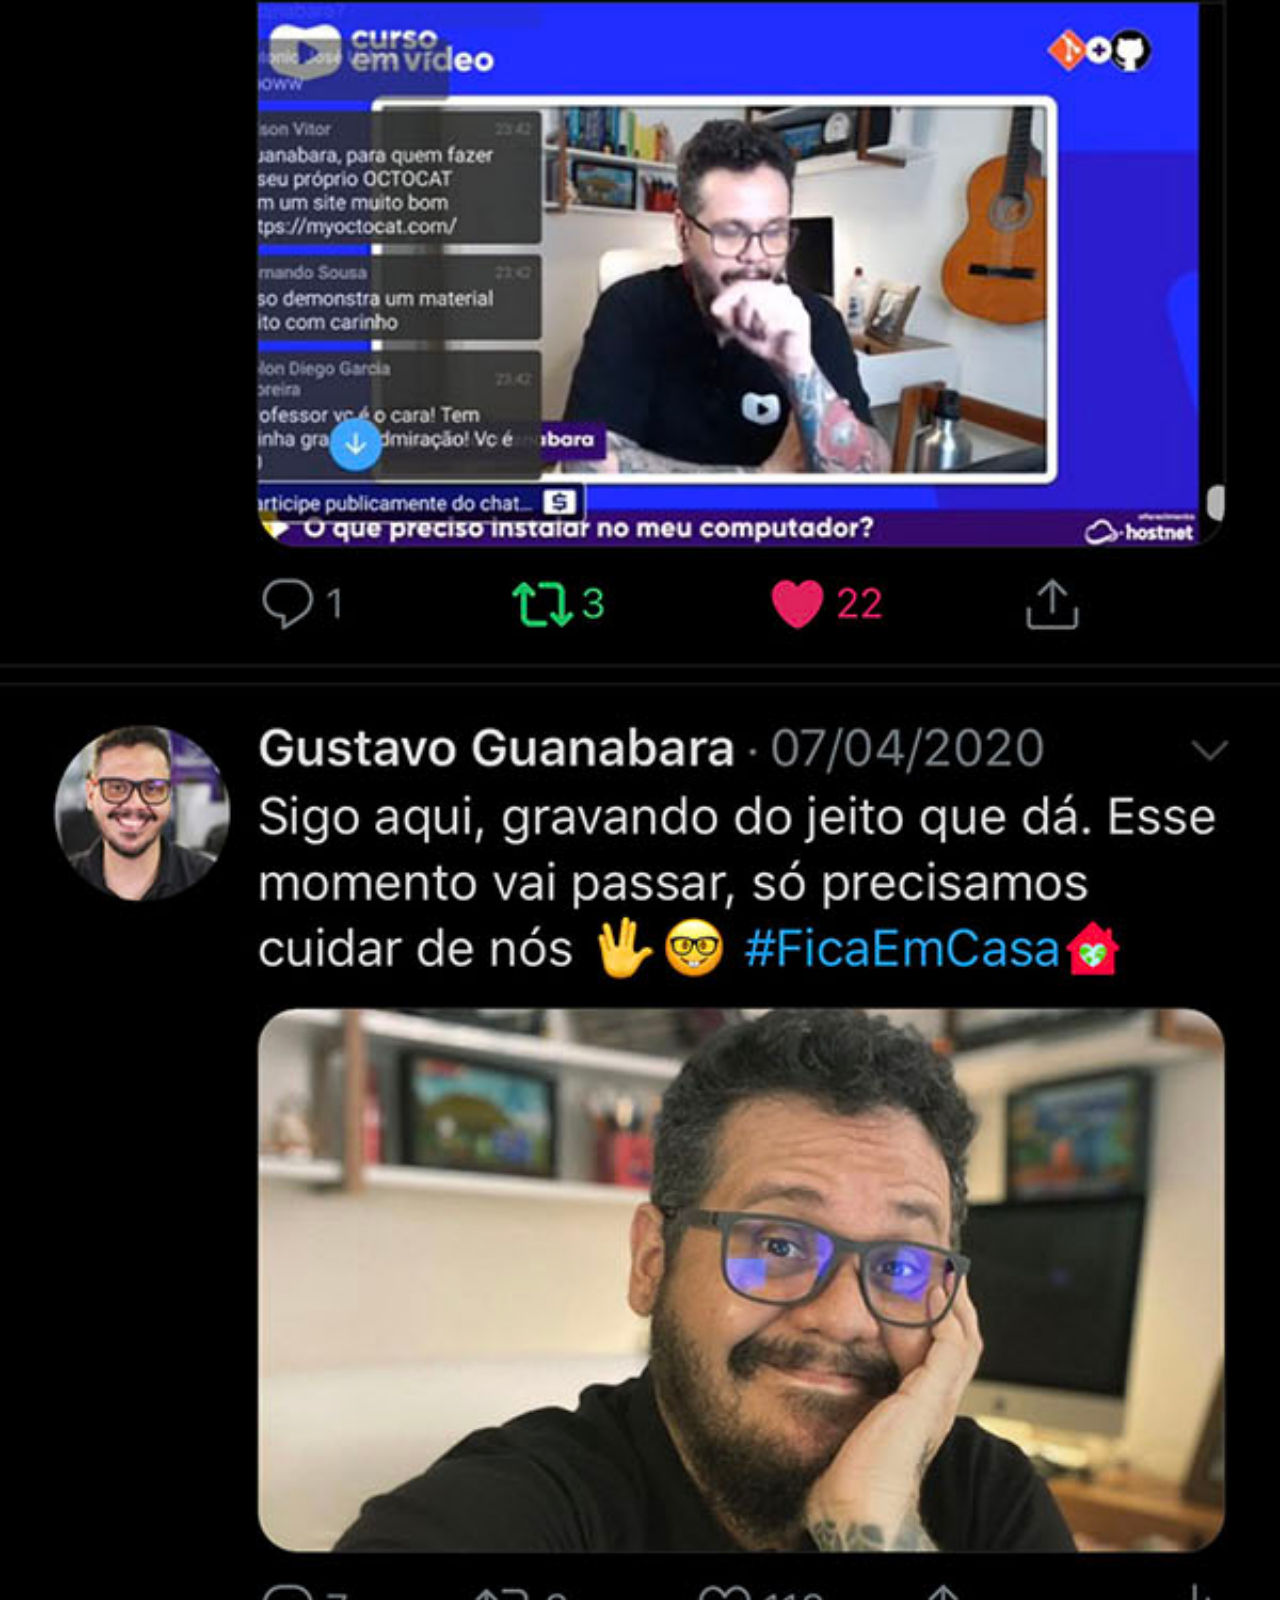
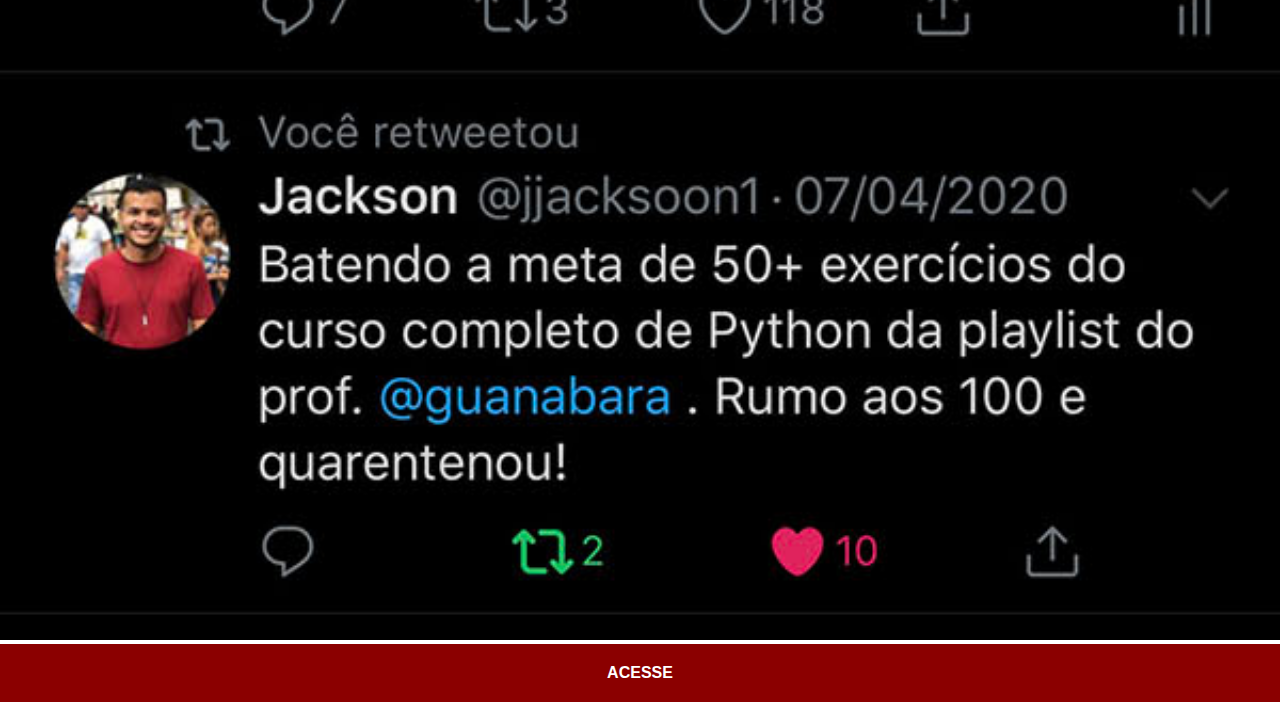
<file: twitter.html>
<!DOCTYPE html>
<html lang="pt-br">
<head>
    <meta charset="UTF-8">
    <meta name="viewport" content="width=device-width, initial-scale=1.0">
    <title>Twitter</title>
    <link rel="stylesheet" href="estilo/social.css">
</head>
<body>
    <img src="imagens/tela-twitter.jpg" alt="Twitter">
    <a href="https://x.com/guanabara" target="_blank">ACESSE</a>
</body>
</html>
</file>
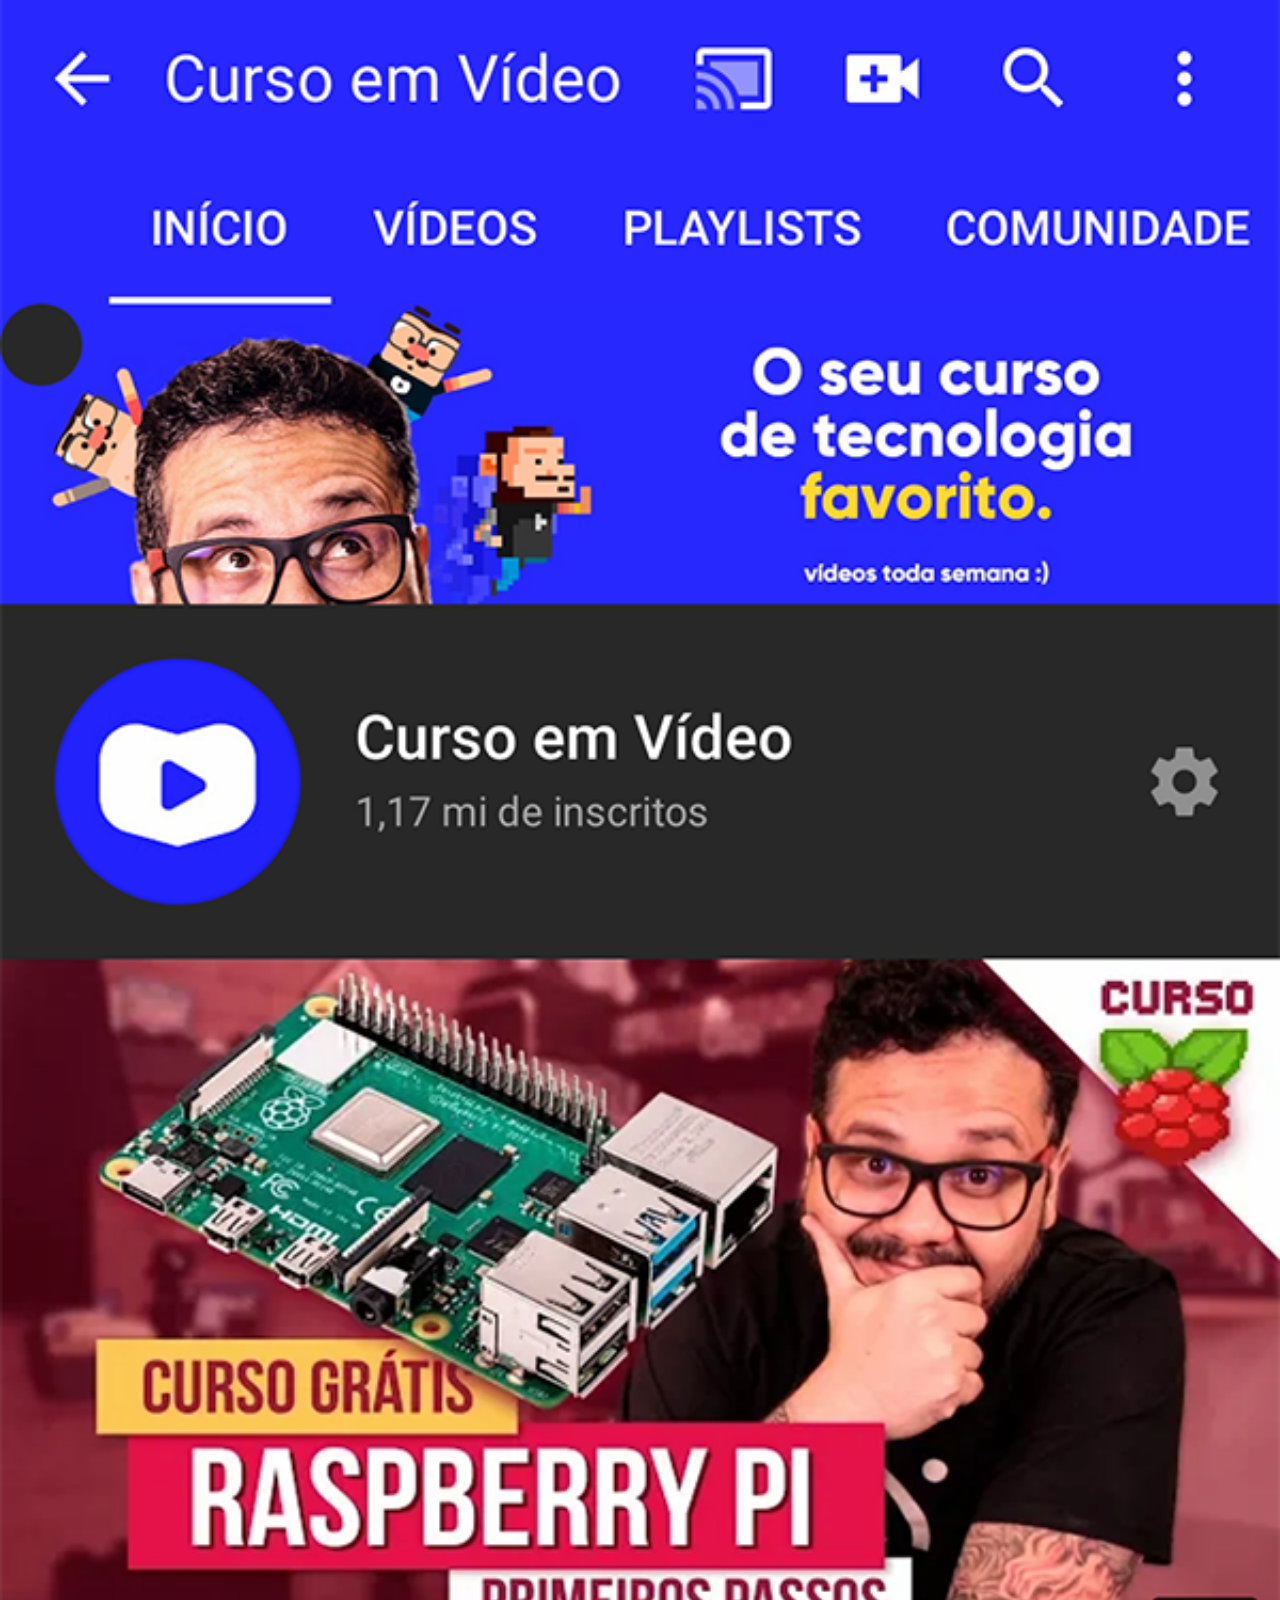
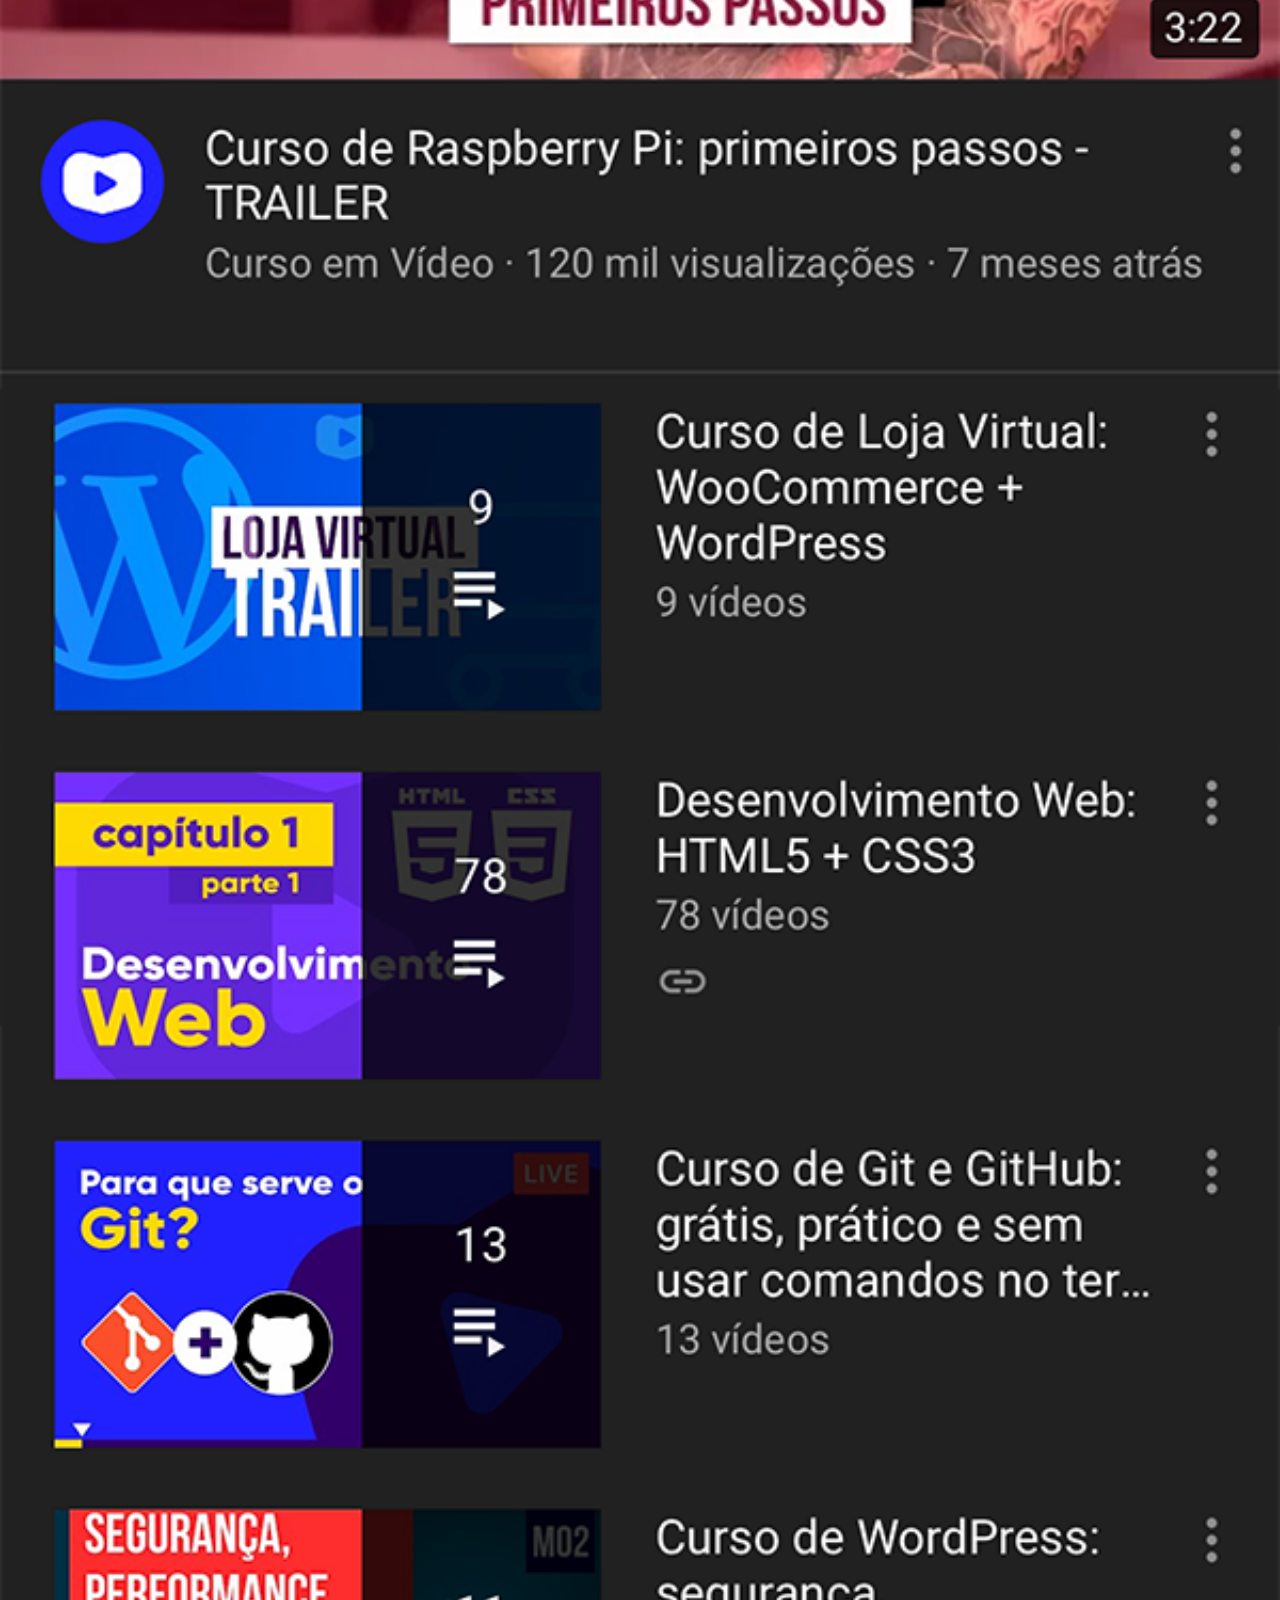
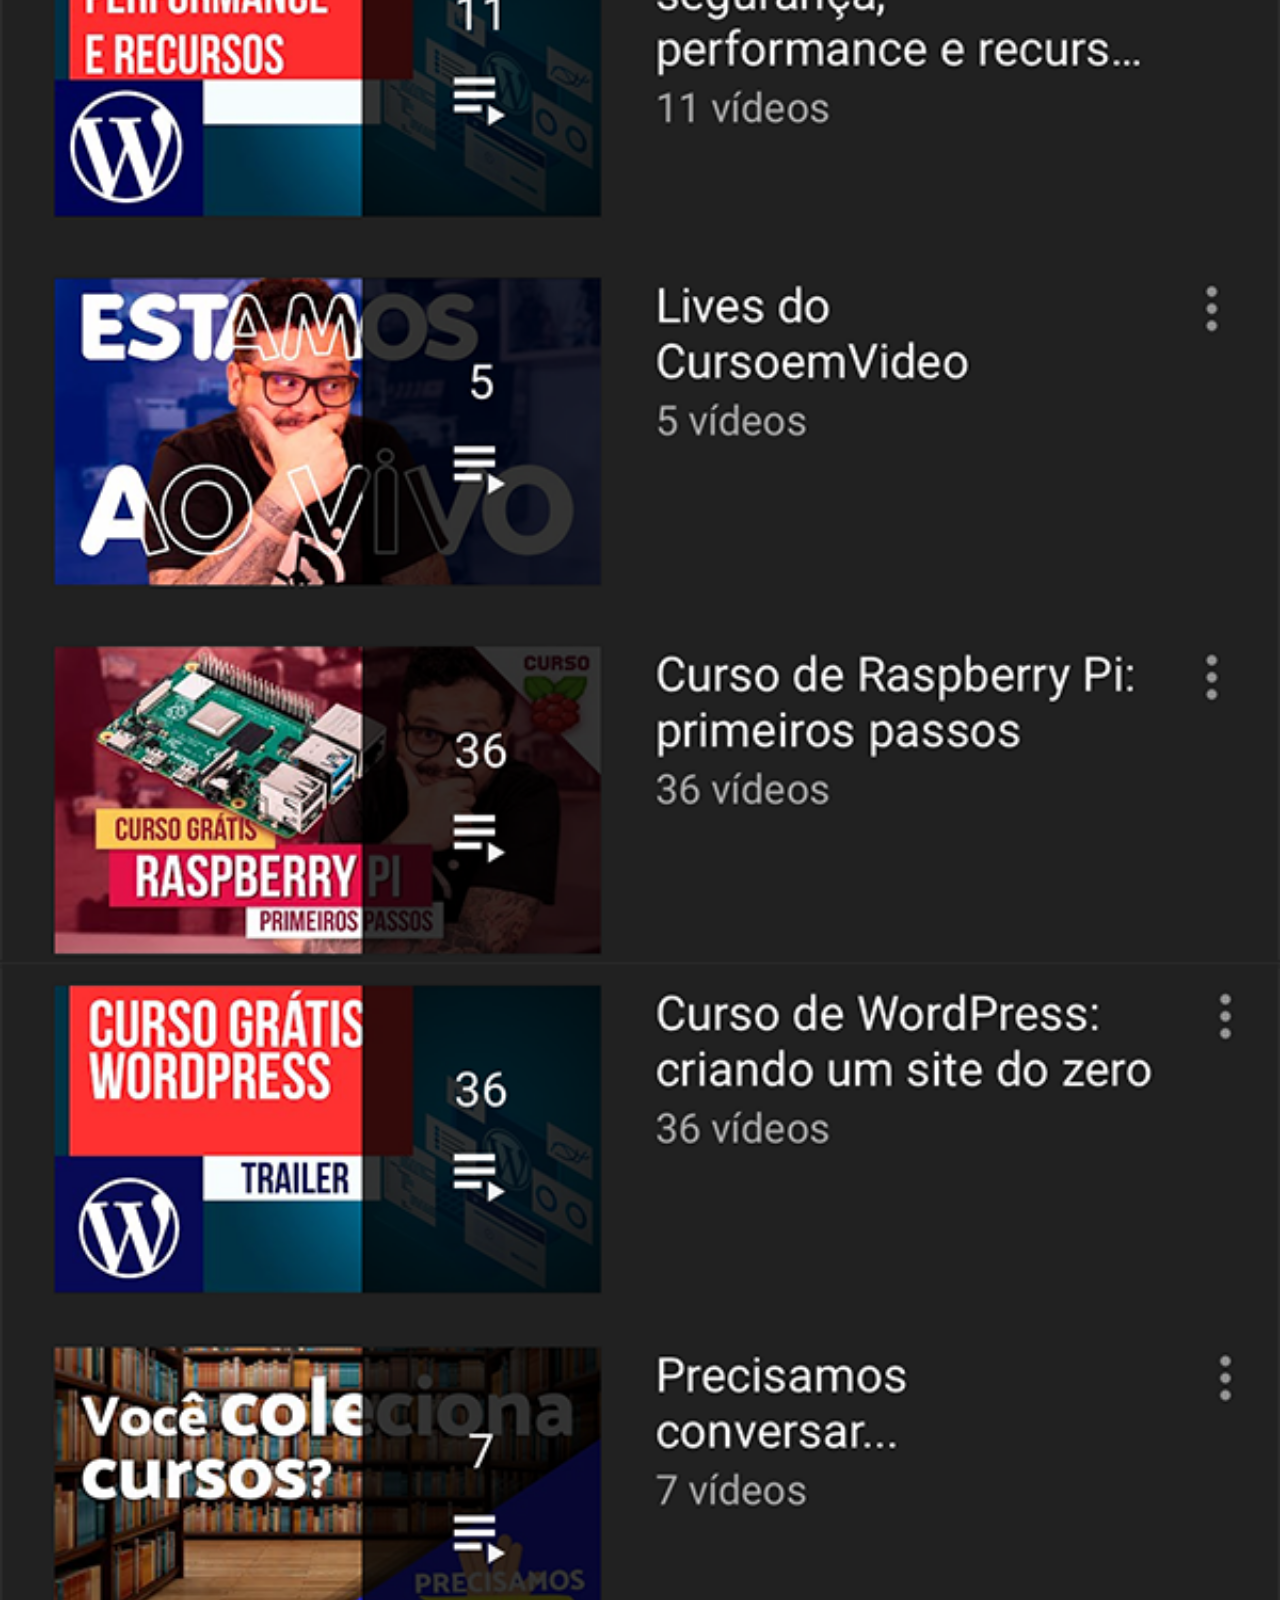
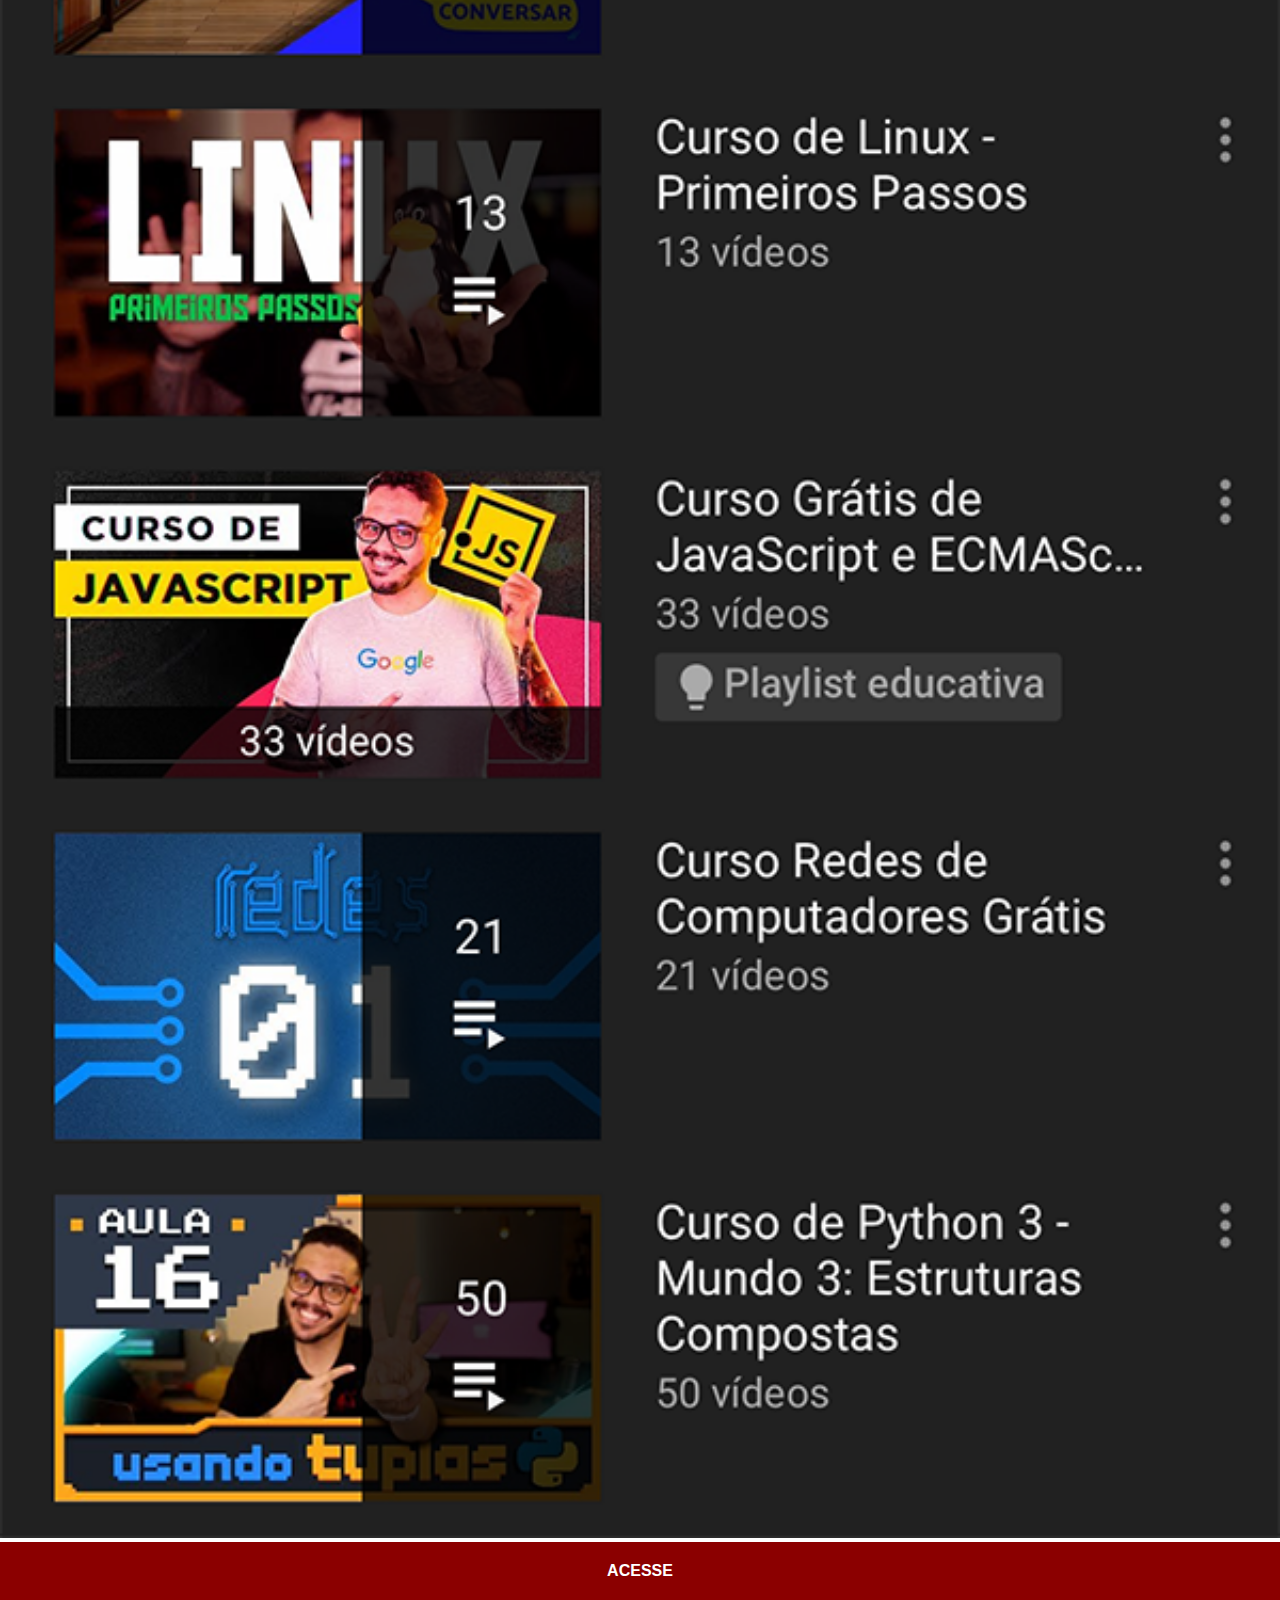
<file: youtube.html>
<!DOCTYPE html>
<html lang="pt-br">
<head>
    <meta charset="UTF-8">
    <meta name="viewport" content="width=device-width, initial-scale=1.0">
    <title>YouTube</title>
    <link rel="stylesheet" href="estilo/social.css">
</head>
<body>
    <img src="imagens/tela-youtube.png" alt="YouTube">
    <a href="https://www.youtube.com/c/CursoemV%C3%ADdeo/playlists" target="_blank">ACESSE</a>
    
</body>
</html>
</file>
<file: estilos/style.css>
@charset "utf-8";

* {
    margin: 0px;
    padding: 0px;
    font-family: Arial, Helvetica, sans-serif;
}

html, body{
    height: 100vh;
    width: 100vw;
    background-color: black;
}

body {
    background: url('../imagens/fundo-madeira.jpg') no-repeat top center;
    background-size: cover;
    background-attachment: fixed;
}

main {
    position: relative;
    height: 100vh;
   
}

section#telefone {
    position: absolute;
    top: 50%;
    left: 50%;
    transform: translate(-50%, -50%);

    height: 627px;
    width: 311px;
    background:  url('../imagens/frame-iphone.png') no-repeat;
}
iframe#tela {
    position: relative;
    top: 82px;
    left: 23px;
    width: 266px;
    height: 469px;
}
section#redes-sociais {
    text-align: right;
}
section#redes-sociais img {
    width: 50px;
    height: 50px;
    margin: 10px;
    border-radius: 50%;
    box-shadow: 2px 2px 5px rgba(0, 0, 0, 0.400);
    box-sizing: border-box;
}

section#redes-sociais img:hover {
    border: 3px solid rgba(255, 255, 255, 0.637);
    transform: translate(-3px, -3px);
    box-shadow: 5px 5px 10px rgba(0, 0, 0, 0.623);
    transition: transform .4s, border 1s;
}
</file>
<file: estilo/social.css>
@charset "UTF-8";

* {
    margin: 0px;
    padding: 0px;
    font-family: Arial, Helvetica, sans-serif;
}
::-webkit-scrollbar {
    width: 0px;
    height: 0px;
}

img {
    width: 100vw;
}

a {
    display: block;
    background-color: darkred;
    color: white;
    padding: 20px;
    text-align: center;
    font-weight: bolder;
    text-decoration: none;
}
a:hover {
    background-color: red;
}
</file>
